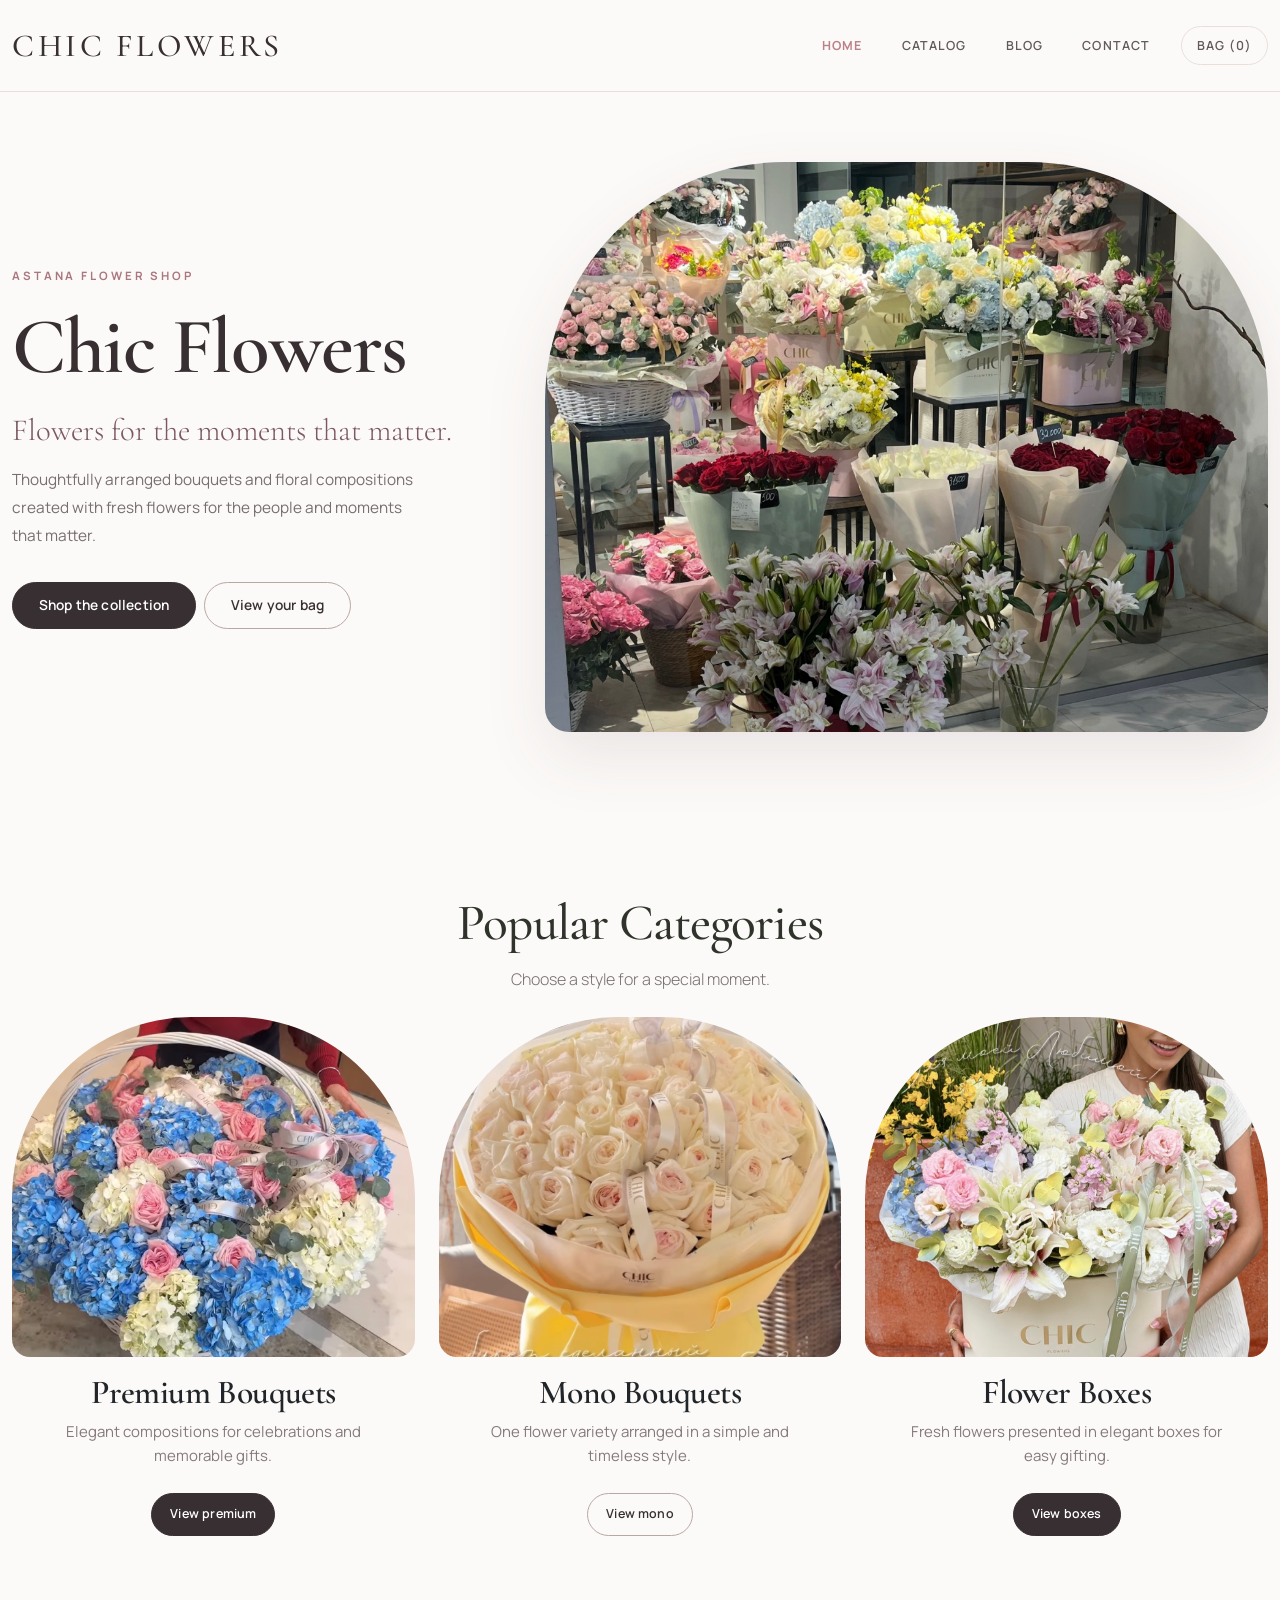
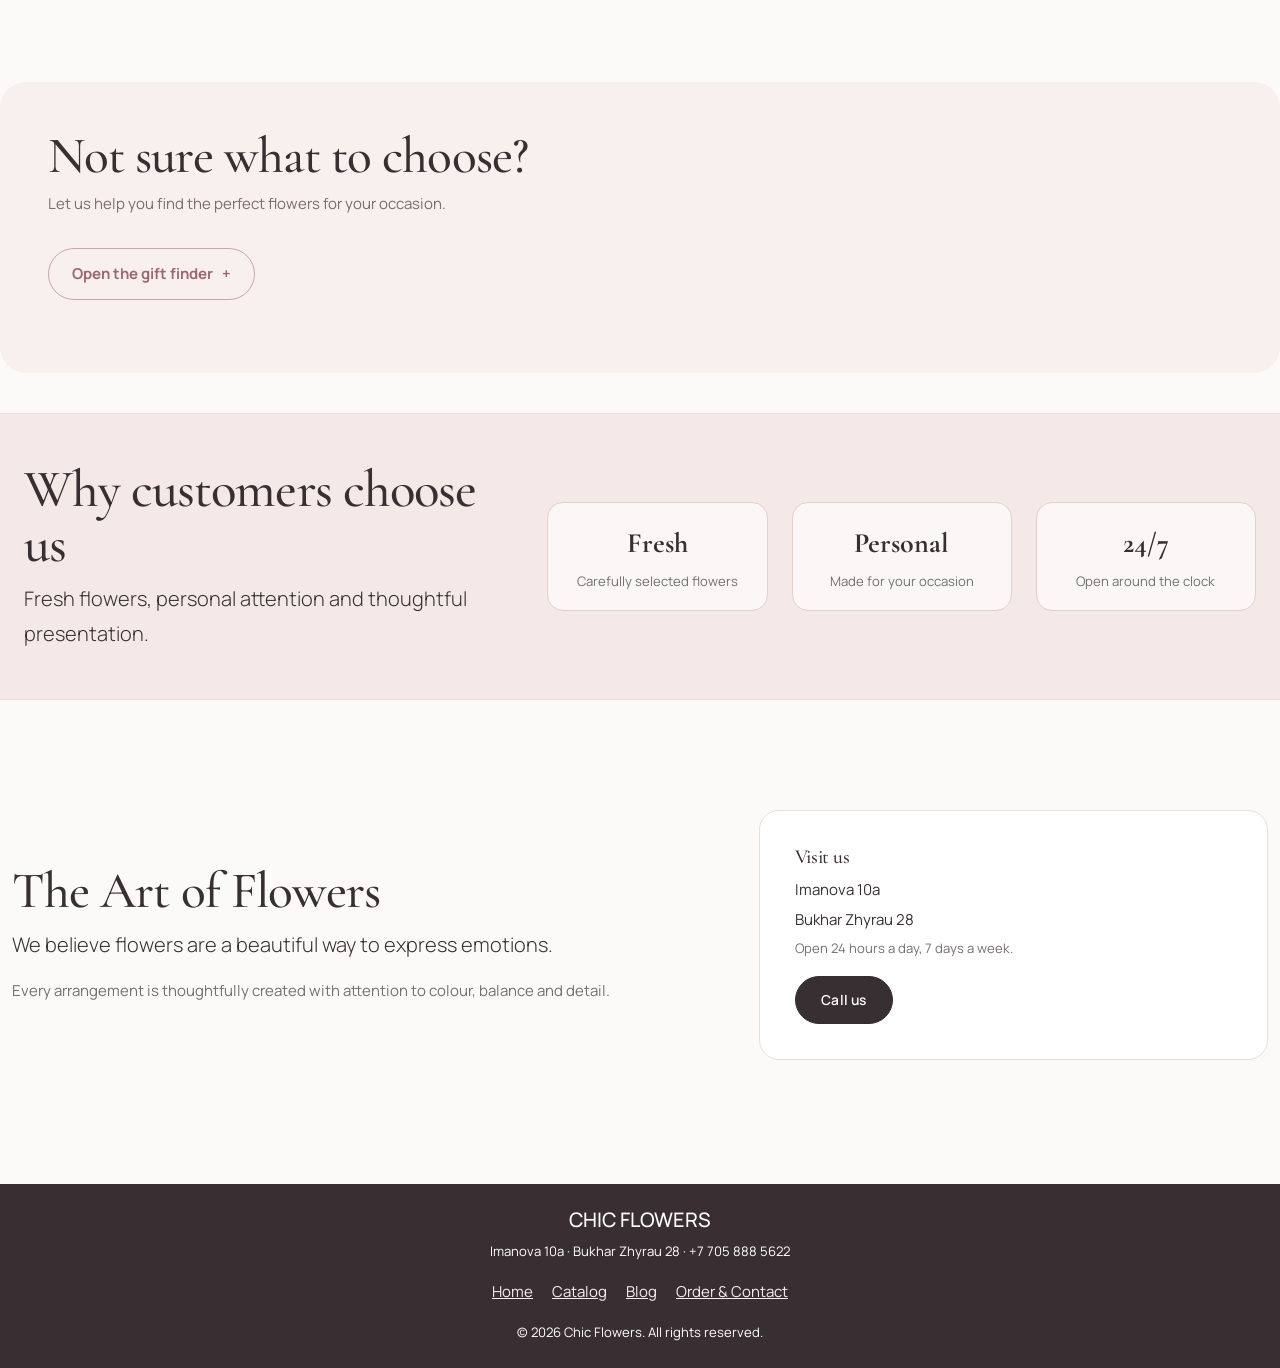
<file: index.html>
<!DOCTYPE html>
<!-- Author: Alua Kurmanbay, Gauhar Mukhametbay -->
<html lang="en">
<head>
    <meta charset="UTF-8">
    <meta name="viewport" content="width=device-width, initial-scale=1.0">
    <meta name="description" content="Chic Flowers in Astana: bouquets, flower boxes and floral arrangements.">
    <meta name="author" content="Alua Kurmanbay, Gauhar Mukhametbay">
    <title>Chic Flowers | Home</title>

    <!-- Bootstrap 5.3.3 is used for layout, utilities, navigation and components. -->
    <link href="https://cdn.jsdelivr.net/npm/bootstrap@5.3.3/dist/css/bootstrap.min.css" rel="stylesheet">
    <link rel="stylesheet" href="css/alua.css">
    <!-- jQuery 3.7.1 full build: load before our scripts; full includes the required effects. -->
    <script src="https://code.jquery.com/jquery-3.7.1.min.js" integrity="sha256-/JqT3SQfawRcv/BIHPThkBvs0OEvtFFmqPF/lYI/Cxo=" crossorigin="anonymous" defer></script>
    <script src="js/data.js" defer></script>
    <script src="js/logic.js" defer></script>
    <script src="js/main.js" defer></script>
    <script src="js/home.js" defer></script>
</head>
<body>
<header>
    <nav class="navbar navbar-expand-md bg-white border-bottom shadow-sm" aria-label="Main navigation">
        <div class="container">
            <a class="navbar-brand fw-semibold" href="index.html">CHIC FLOWERS</a>
            <button class="navbar-toggler" type="button" data-bs-toggle="collapse" data-bs-target="#mainNav"
                    aria-controls="mainNav" aria-expanded="false" aria-label="Toggle navigation">
                <span class="navbar-toggler-icon"></span>
            </button>
            <div class="collapse navbar-collapse" id="mainNav">
                <ul class="navbar-nav ms-auto align-items-md-center gap-md-2">
                    <li class="nav-item"><a class="nav-link active" aria-current="page" href="index.html">Home</a></li>
                    <li class="nav-item"><a class="nav-link" href="catalog.html">Catalog</a></li>
                    <li class="nav-item"><a class="nav-link" href="blog.html">Blog</a></li>
                    <li class="nav-item"><a class="nav-link" href="order.html">Order &amp; Contact</a></li>
                </ul>
            </div>
        </div>
    </nav>
</header>

<main>
    <!-- container is used here because the hero should have readable margins on desktop. -->
    <section class="container py-5" id="home-hero">
        <div class="row align-items-center g-4">
            <div class="col-12 col-lg-5 text-center text-lg-start">
                <p class="text-uppercase small text-secondary mb-2">Astana flower shop</p>
                <h1 class="display-3 fw-semibold">Chic Flowers</h1>
                <p class="lead">Flowers that make every moment feel special.</p>
                <p class="text-secondary">Thoughtfully arranged bouquets and floral compositions created with fresh flowers for the people and moments that matter.</p>
                <div class="d-flex flex-wrap justify-content-center justify-content-lg-start gap-2">
                    <a class="btn btn-dark btn-lg" id="explore-catalog" href="catalog.html">Explore collection</a>
                    <a class="btn btn-outline-secondary" id="start-order" href="catalog.html#basket">Your basket</a>
                </div>
            </div>
            <div class="col-12 col-lg-7">
                <img class="img-fluid rounded shadow hero-photo w-100" src="img/IMG_7379.PNG" alt="Flower arrangements displayed at Chic Flowers">
            </div>
        </div>
    </section>

    <section class="container py-5" id="categories">
        <div class="text-center mb-4">
            <h2 class="display-6 section-title">Popular Categories</h2>
            <p class="lead text-secondary">Choose a style for a special moment.</p>
        </div>
        <!-- Responsive block 1: 1 column on phone, 2 on tablet, 3 on desktop. -->
        <div class="row row-cols-1 row-cols-md-2 row-cols-lg-3 g-4">
            <div class="col">
                <article class="card h-100 shadow-sm product-card">
                    <img src="img/IMG_7380.PNG" class="card-img-top" alt="Hydrangea bouquet">
                    <div class="card-body d-flex flex-column">
                        <h3 class="h4 card-title">Premium Bouquets</h3>
                        <p class="card-text text-secondary">Elegant compositions for celebrations and memorable gifts.</p>
                        <a class="btn btn-dark mt-auto" href="catalog.html#premium">View premium</a>
                    </div>
                </article>
            </div>
            <div class="col">
                <article class="card h-100 shadow-sm product-card">
                    <img src="img/IMG_7385.PNG" class="card-img-top" alt="Large rose bouquet">
                    <div class="card-body d-flex flex-column">
                        <h3 class="h4 card-title">Mono Bouquets</h3>
                        <p class="card-text text-secondary">One flower variety arranged in a simple and timeless style.</p>
                        <a class="btn btn-outline-dark mt-auto" href="catalog.html#mono">View mono</a>
                    </div>
                </article>
            </div>
            <div class="col">
                <article class="card h-100 shadow-sm product-card">
                    <img src="img/IMG_7388.PNG" class="card-img-top" alt="Flower arrangement in a box">
                    <div class="card-body d-flex flex-column">
                        <h3 class="h4 card-title">Flower Boxes</h3>
                        <p class="card-text text-secondary">Fresh flowers presented in elegant boxes for easy gifting.</p>
                        <a class="btn btn-dark mt-auto" href="catalog.html#boxes">View boxes</a>
                    </div>
                </article>
            </div>
        </div>
    </section>

    <!-- container-fluid is used because this information band should stretch across the full viewport. -->
    <section class="container-fluid bg-white border-top border-bottom py-5">
        <div class="container">
            <div class="row g-4 align-items-center">
                <div class="col-12 col-md-5 text-center text-md-start">
                    <h2 class="h1">Why customers choose us</h2>
                    <p class="lead mb-0">Fresh flowers, personal attention and thoughtful presentation.</p>
                </div>
                <div class="col-12 col-md-7">
                    <!-- Nested row demonstrates a Bootstrap row inside a column. -->
                    <div class="row g-4 text-center">
                        <div class="col-12 col-sm-4"><div class="p-3 border rounded h-100"><strong>Fresh</strong><br><small class="text-secondary">Carefully selected flowers</small></div></div>
                        <div class="col-12 col-sm-4"><div class="p-3 border rounded h-100"><strong>Personal</strong><br><small class="text-secondary">Made for your occasion</small></div></div>
                        <div class="col-12 col-sm-4"><div class="p-3 border rounded h-100"><strong>24/7</strong><br><small class="text-secondary">Open around the clock</small></div></div>
                </div>
            </div>
        </div>
    </section>

    <section class="container py-5" id="shop-info">
        <div class="row g-4 align-items-center">
            <div class="col-12 col-md-7">
                <h2 class="display-6">The Art of Flowers</h2>
                <p class="lead">We believe flowers are a beautiful way to express emotions.</p>
                <p class="text-secondary mb-0">Every arrangement is thoughtfully created with attention to colour, balance and detail.</p>
            </div>
            <div class="col-12 col-md-5">
                <div class="brand-note bg-white p-4 shadow-sm">
                    <h3 class="h5">Visit us</h3>
                    <p class="mb-1">Imanova 10a</p>
                    <p class="mb-1">Bukhar Zhyrau 28</p>
                    <p class="small text-secondary mb-3">Open 24 hours a day, 7 days a week.</p>
                    <a class="btn btn-secondary btn-sm" href="tel:+77058885622">Call us</a>
                </div>
            </div>
        </div>
    </section>
</main>

<footer class="text-white py-4 mt-4">
    <div class="container text-center">
        <p class="h5 mb-2">CHIC FLOWERS</p>
        <p class="small mb-3">Imanova 10a · Bukhar Zhyrau 28 · +7 705 888 5622</p>
        <!-- Colophon was removed from the main navigation and kept in the footer. -->
        <nav aria-label="Footer navigation" class="mb-3">
            <a class="mx-2" href="index.html">Home</a>
            <a class="mx-2" href="catalog.html">Catalog</a>
            <a class="mx-2" href="blog.html">Blog</a>
            <a class="mx-2" href="order.html">Order &amp; Contact</a>
        </nav>
        <p class="small mb-0">&copy; 2026 Chic Flowers. All rights reserved.</p>
    </div>
</footer>


<script src="https://cdn.jsdelivr.net/npm/bootstrap@5.3.3/dist/js/bootstrap.bundle.min.js"></script>
</body>
</html>
</file>
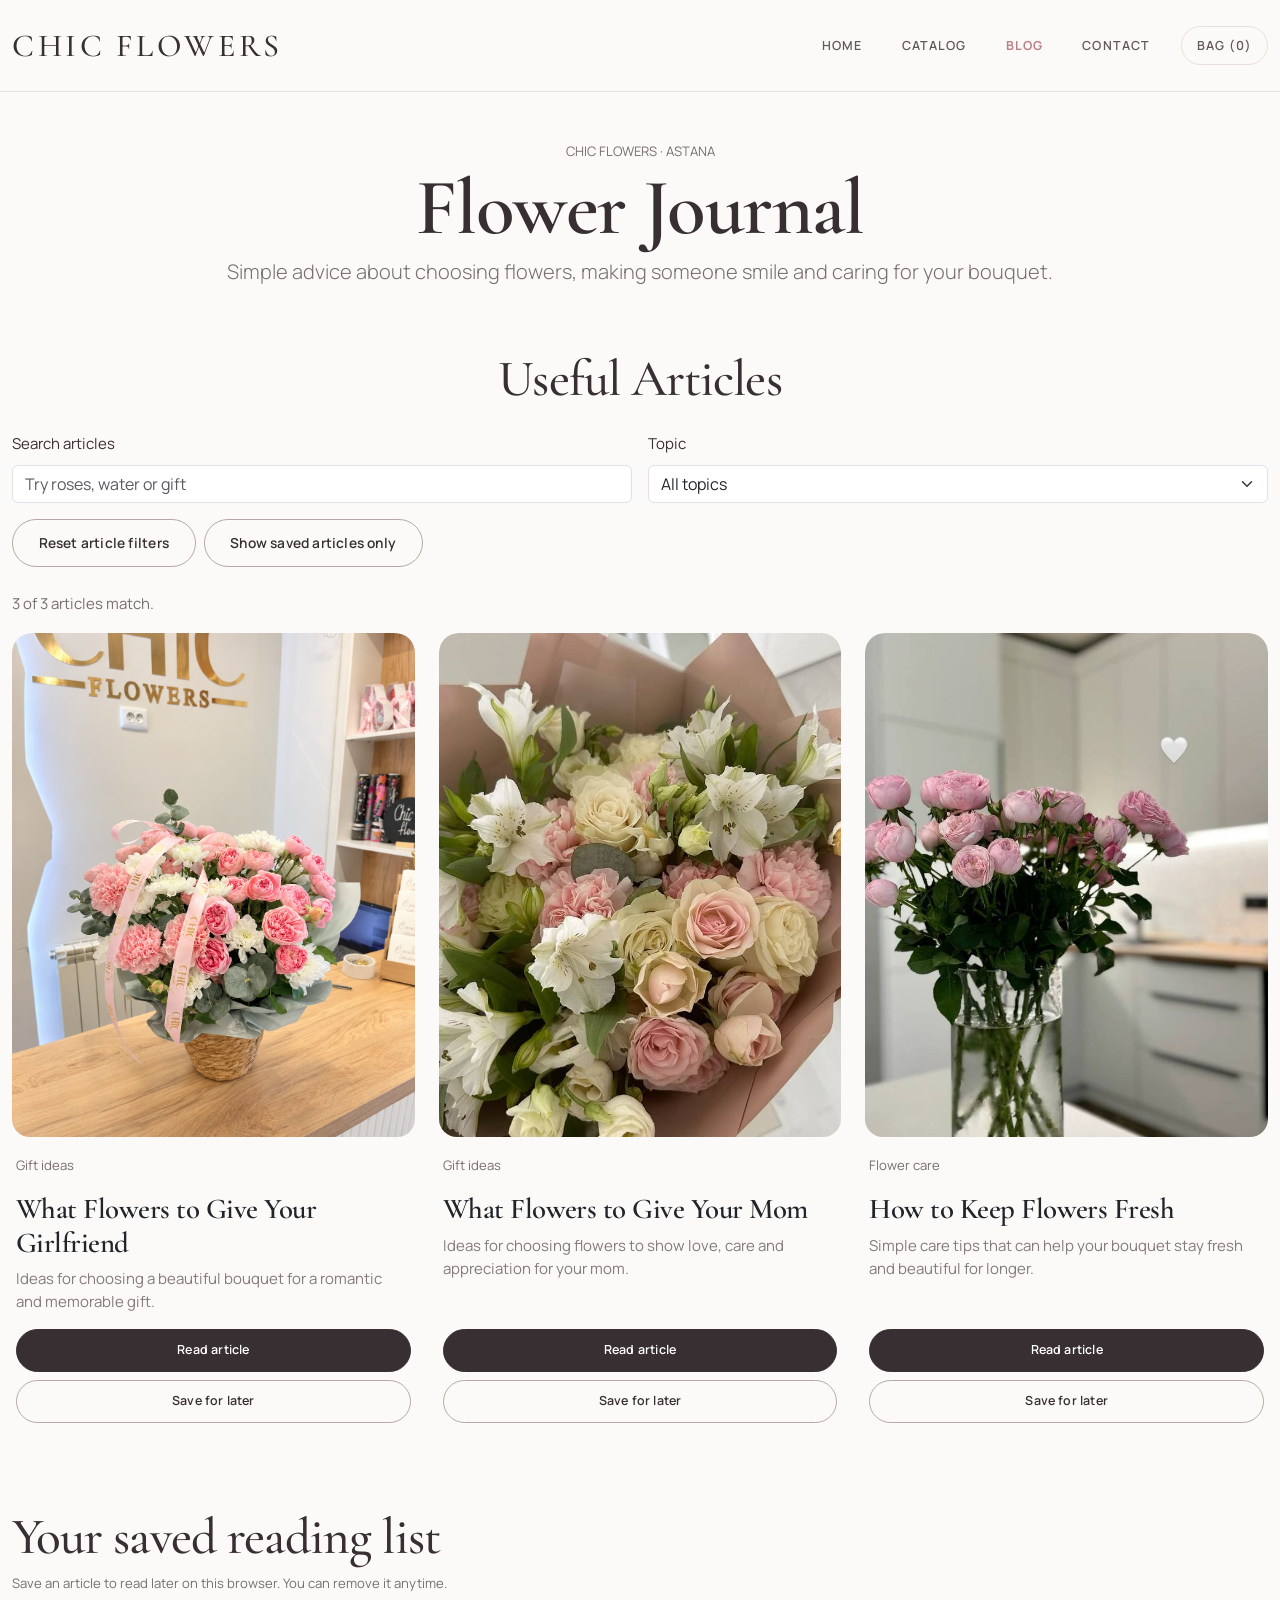
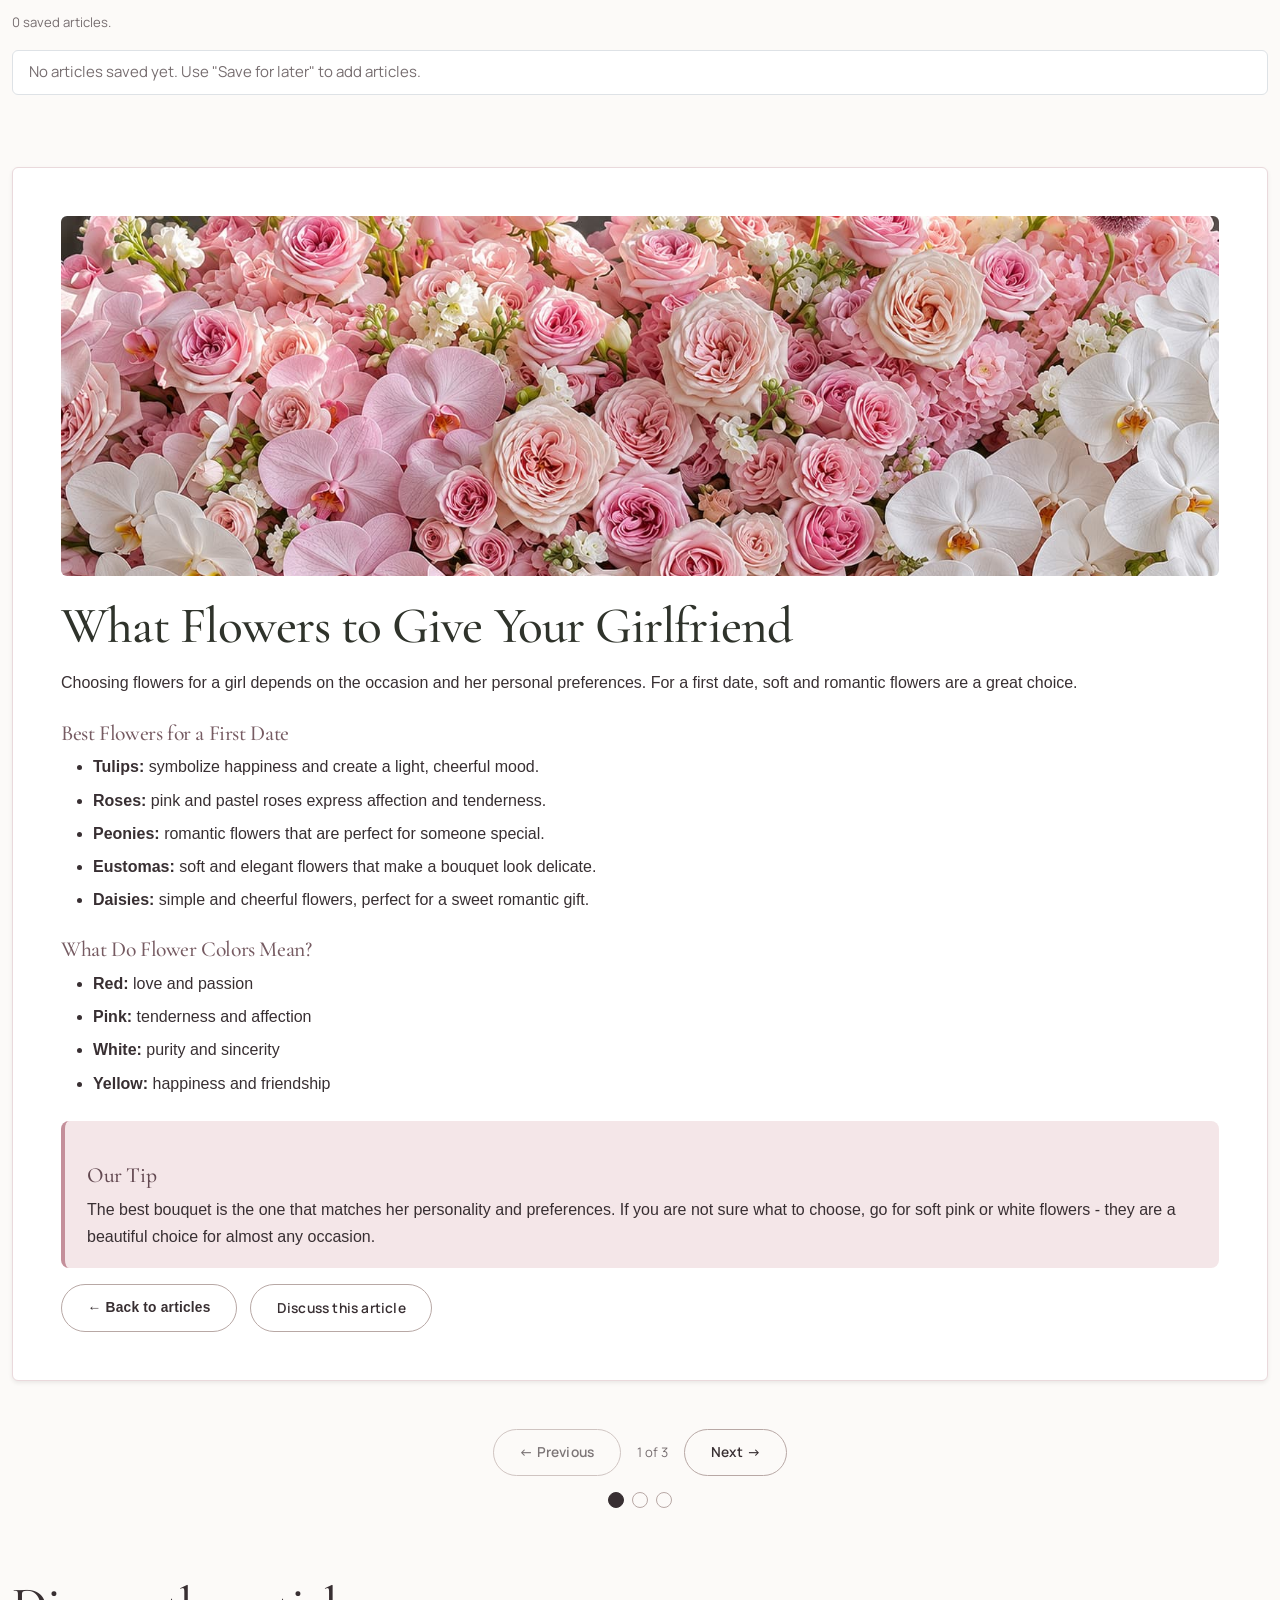
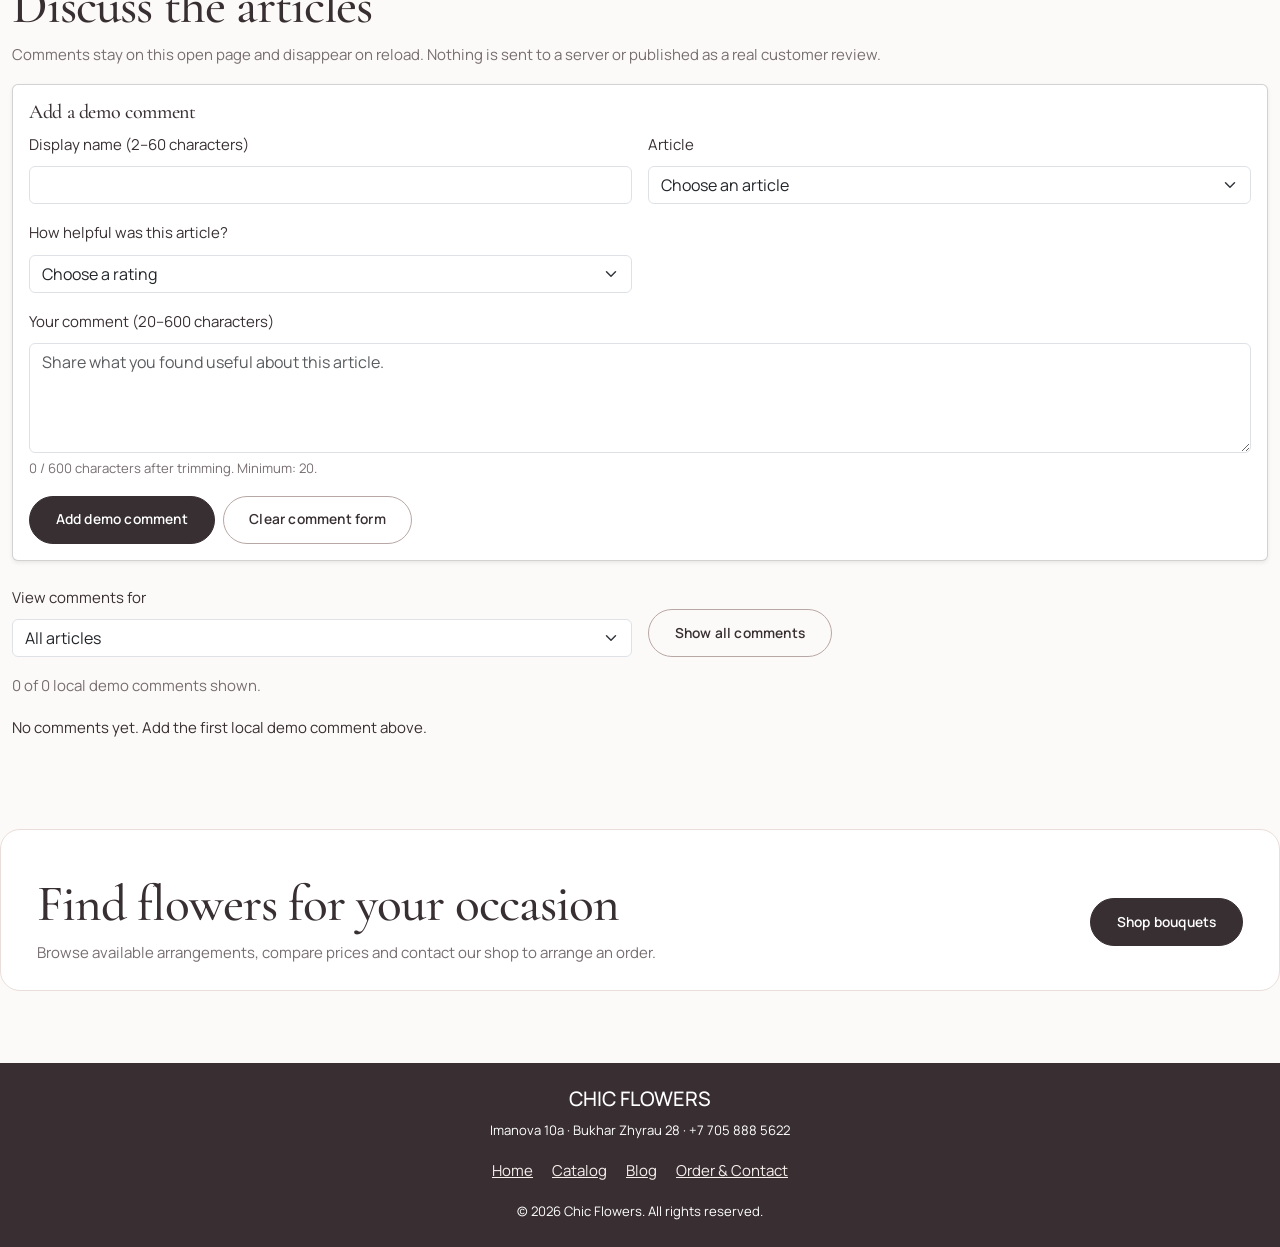
<file: blog.html>
<!DOCTYPE html>
<!-- Authors: Alua Kurmanbay and Gauhar Mukhametbay -->
<html lang="en">
<head>
    <meta charset="UTF-8">
    <meta name="viewport" content="width=device-width, initial-scale=1.0">
    <meta name="description" content="Chic Flowers flower tips, bouquet ideas and care advice.">
    <meta name="author" content="Alua Kurmanbay, Gauhar Mukhametbay">
    <title>Chic Flowers | Flower Journal</title>
    <!-- Bootstrap 5.3.3 handles responsive layout and the navigation toggler. -->
    <link rel="stylesheet" href="https://cdn.jsdelivr.net/npm/bootstrap@5.3.3/dist/css/bootstrap.min.css">
    <!-- The same visual style as index.html on every page. -->
    <link rel="stylesheet" href="css/alua.css">
    <link rel="stylesheet" href="css/gauhar.css">
    <!-- jQuery 3.7.1 full build: load before our scripts; full includes the required effects. -->
    <script src="https://code.jquery.com/jquery-3.7.1.min.js" integrity="sha256-/JqT3SQfawRcv/BIHPThkBvs0OEvtFFmqPF/lYI/Cxo=" crossorigin="anonymous" defer></script>
    <script src="js/data.js" defer></script>
    <script src="js/logic.js" defer></script>
    <script src="js/main.js" defer></script>
    <script src="js/blog.js" defer></script>
</head>
<body>
<header>
<nav aria-label="Main navigation" class="navbar navbar-expand-md bg-white border-bottom shadow-sm">
<div class="container">
<a class="navbar-brand fw-semibold" href="index.html">CHIC FLOWERS</a>
<button aria-controls="mainNav" aria-expanded="false" aria-label="Toggle navigation" class="navbar-toggler" data-bs-target="#mainNav" data-bs-toggle="collapse" type="button">
<span class="navbar-toggler-icon"></span>
</button>
<div class="collapse navbar-collapse" id="mainNav">
<ul class="navbar-nav ms-auto align-items-md-center gap-md-2">
<li class="nav-item"><a class="nav-link" href="index.html">Home</a></li>
<li class="nav-item"><a class="nav-link" href="catalog.html">Catalog</a></li>
<li class="nav-item"><a aria-current="page" class="nav-link active" href="blog.html">Blog</a></li>
<li class="nav-item"><a class="nav-link" href="order.html">Order &amp; Contact</a></li>
</ul>
</div>
</div>
</nav>
</header>
<main>
    <section class="container py-5 text-center" id="journal-intro">
        <p class="small text-uppercase text-secondary mb-2">CHIC FLOWERS · ASTANA</p>
        <h1 class="display-4 fw-semibold">Flower Journal</h1>
        <p class="lead text-secondary mx-auto">Simple advice about choosing flowers, making someone smile and caring for your bouquet.</p>
    </section>
<section class="container pb-5" id="blog-posts">
<h2 class="text-center mb-4">Useful Articles</h2>
<div class="row g-4">
<!-- Article 1 -->
<article class="col-12 col-md-6 col-lg-4">
<div class="card h-100 shadow-sm product-card journal-card">
<img alt="Flower bouquet for a romantic gift" class="card-img-top" src="img/chic-bouquet.png"/>
<div class="card-body d-flex flex-column">
<h3 class="card-title h5">
                            What Flowers to Give Your Girlfriend
                        </h3>
<p class="card-text">
                            Ideas for choosing a beautiful bouquet
                            for a romantic and memorable gift.
                        </p>
<a class="btn btn-dark mt-auto" href="#flowers-for-girlfriend">
                            Read More
                        </a>
</div>
</div>
</article>
<!-- Article 2 -->
<article class="col-12 col-md-6 col-lg-4">
<div class="card h-100 shadow-sm product-card journal-card">
<img alt="Flower bouquet as a gift for mom" class="card-img-top" src="img/5337175895774535335.jpg"/>
<div class="card-body d-flex flex-column">
<h3 class="card-title h5">
                            What Flowers to Give Your Mom
                        </h3>
<p class="card-text">
                            Ideas for choosing flowers to show
                            love, care and appreciation for your mom.
                        </p>
<a class="btn btn-dark mt-auto" href="#flowers-for-mom">
                            Read More
                        </a>
</div>
</div>
</article>
<!-- Article 3 -->
<article class="col-12 col-md-6 col-lg-4">
<div class="card h-100 shadow-sm product-card journal-card">
<img alt="Fresh flower arrangement" class="card-img-top" src="img/5337175895774535334.jpg"/>
<div class="card-body d-flex flex-column">
<h3 class="card-title h5">
                            How to Keep Flowers Fresh
                        </h3>
<p class="card-text">
                            Simple care tips that can help your
                            bouquet stay fresh and beautiful for longer.
                        </p>
<a class="btn btn-dark mt-auto" href="#flower-care">
                            Read More
                        </a>
</div>
</div>
</article>
</div>
</section>
<section class="container py-5 journal-article" id="flowers-for-girlfriend">
<div class="journal-content rounded shadow-sm p-4 p-md-5">
        <div class="journal-banner mb-4">
            <img
                src="screenshots/article-1optimized.jpg"
                alt="Romantic bouquet with pink and cream flowers"
                class="journal-banner-img rounded"
            >
        </div>

        <h2 class="mb-3">What Flowers to Give Your Girlfriend</h2>

        <p class="lead mb-4">
            Choosing flowers for a girl depends on the occasion
            and her personal preferences. For a first date,
            soft and romantic flowers are a great choice.
        </p>

        <h3 class="h5 mt-4">Best Flowers for a First Date</h3>

        <ul>
            <li><strong>Tulips:</strong> symbolize happiness and create a light, cheerful mood.</li>
            <li><strong>Roses:</strong> pink and pastel roses express affection and tenderness.</li>
            <li><strong>Peonies:</strong> romantic flowers that are perfect for someone special.</li>
            <li><strong>Eustomas:</strong> soft and elegant flowers that make a bouquet look delicate.</li>
            <li><strong>Daisies:</strong> simple and cheerful flowers, perfect for a sweet romantic gift.</li>
        </ul>

<h3 class="h5 mt-4">What Do Flower Colors Mean?</h3>
<ul>
<li><strong>Red:</strong> love and passion</li>
<li><strong>Pink:</strong> tenderness and affection</li>
<li><strong>White:</strong> purity and sincerity</li>
<li><strong>Yellow:</strong> happiness and friendship</li>
</ul>
<div class="journal-tip mt-4">
    <h3 class="h5 mb-2">Our Tip</h3>
    <p class="mb-0">
        The best bouquet is the one that matches her personality and preferences.
        If you are not sure what to choose, go for soft pink or white flowers -
        they are a beautiful choice for almost any occasion.
    </p>
</div>
<p class="pt-3 mb-0">
    <a class="btn btn-outline-dark" href="#blog-posts">
        ← Back to articles
    </a>
</p>    
</div>
</section>
<section class="container py-5 journal-article" id="flowers-for-mom">
    <div class="journal-content rounded shadow-sm p-4 p-md-5">

        <div class="journal-banner mb-4">
            <img
                src="screenshots/article-2optimized.jpg"
                alt="Elegant bouquet of flowers for mom"
                class="journal-banner-img rounded"
            >
        </div><h2>What Flowers to Give Your Mom</h2>
<p>
        Flowers are a beautiful way to show your mom love, gratitude,
        and care. When choosing a bouquet, think about her favorite
        colors, flowers, and personality.
    </p>
<h3 class="h5 mt-4">Best Flowers for Mom</h3>
<ul>
<li><strong>Roses:</strong> symbolize love and respect.</li>
<li><strong>Peonies:</strong> represent happiness, warmth, and comfort.</li>
<li><strong>Tulips:</strong> a fresh and cheerful choice, especially in spring.</li>
<li><strong>Chrysanthemums:</strong> symbolize happiness and long life.</li>
<li><strong>Orchids:</strong> elegant flowers for moms who love something special.</li>
</ul>
<h3 class="h5 mt-4">Choose by Season</h3>
<ul>
<li><strong>Spring:</strong> tulips and hyacinths.</li>
<li><strong>Summer:</strong> peonies and daisies.</li>
<li><strong>Autumn:</strong> chrysanthemums and asters.</li>
<li><strong>Winter:</strong> roses, orchids, and eustomas.</li>
</ul>

<div class="journal-tip mt-4">
    <h3 class="h5 mb-2">Our Tip</h3>

    <p>
        Choose flowers that match your mom's personality.
        Bright colors are great for energetic moms, while
        soft pastel colors are perfect for calm and romantic personalities.
    </p>

    <p class="mb-0">
        If your mom is sensitive to strong scents, avoid highly
        fragrant flowers such as lilies. Add a small card with
        warm words to make your gift more personal.
    </p>
</div>
<p class="pt-3 mb-0">
<a class="btn btn-outline-dark" href="#blog-posts">
    ← Back to articles
</a>
</p>
</div>
</section>
<section class="container py-5 journal-article" id="flower-care">
    <div class="journal-content rounded shadow-sm p-4 p-md-5">

        <div class="journal-banner mb-4">
            <img
                src="screenshots/article-3optimized.jpg"
                alt="Fresh flowers in a vase"
                class="journal-banner-img rounded"
            >
        </div>
        <h2>How to Keep Flowers Fresh</h2>
<p>
        Fresh flowers can stay beautiful longer with proper care.
        Follow these simple tips to keep your bouquet fresh.
    </p>
<h3 class="h5 mt-4">Simple Flower Care Tips</h3>
<ol>
<li>
<strong>Use clean water:</strong>
            Fill a clean vase with fresh, cool water.
        </li>
<li>
<strong>Trim the stems:</strong>
            Cut about 1–2 cm from the stems at an angle before
            placing the flowers in water.
        </li>
<li>
<strong>Change the water:</strong>
            Replace the water every 1–2 days to keep it fresh and clean.
        </li>
<li>
<strong>Remove extra leaves:</strong>
            Remove any leaves that are below the water level.
            This helps keep the water clean.
        </li>
<li>
<strong>Keep flowers in a cool place:</strong>
            Avoid direct sunlight, heaters, and other hot places.
        </li>
</ol>
<div class="journal-tip mt-4">
    <h3 class="h5 mb-2">Our Tip</h3>
<p class="mb-0">
    Keep your bouquet away from direct sunlight and heat.
    Change the water regularly and trim the stems every few days.
    This will help your flowers stay fresh and beautiful for longer.
</p>
</div>
<p class="pt-3 mb-0">
<a class="btn btn-outline-dark" href="#blog-posts">
    ← Back to articles
</a>
</p></div></section>
    <section class="container py-5" id="journal-next">
        <div class="row g-4 align-items-center brand-note bg-white shadow-sm p-4">
            <div class="col-12 col-md-8">
                <h2 class="h3">Find flowers for your occasion</h2>
                <p class="text-secondary mb-0">Browse available arrangements, compare prices and contact our shop to arrange an order.</p>
            </div>
            <div class="col-12 col-md-4 text-md-end">
                <a class="btn btn-dark" href="catalog.html">Shop bouquets</a>
            </div>
        </div>
    </section>
</main>
<footer class="text-white py-4 mt-4">
<div class="container text-center">
<p class="h5 mb-2">CHIC FLOWERS</p>
<p class="small mb-3">Imanova 10a · Bukhar Zhyrau 28 · +7 705 888 5622</p>
<!-- Colophon was removed from the main navigation and kept in the footer. -->
<nav aria-label="Footer navigation" class="mb-3">
<a class="mx-2" href="index.html">Home</a>
<a class="mx-2" href="catalog.html">Catalog</a>
<a class="mx-2" href="blog.html">Blog</a>
<a class="mx-2" href="order.html">Order &amp; Contact</a>
</nav>
<p class="small mb-0">© 2026 Chic Flowers. All rights reserved.</p>
</div>
</footer>
<script src="https://cdn.jsdelivr.net/npm/bootstrap@5.3.3/dist/js/bootstrap.bundle.min.js"></script>
</body>
</html>
</file>
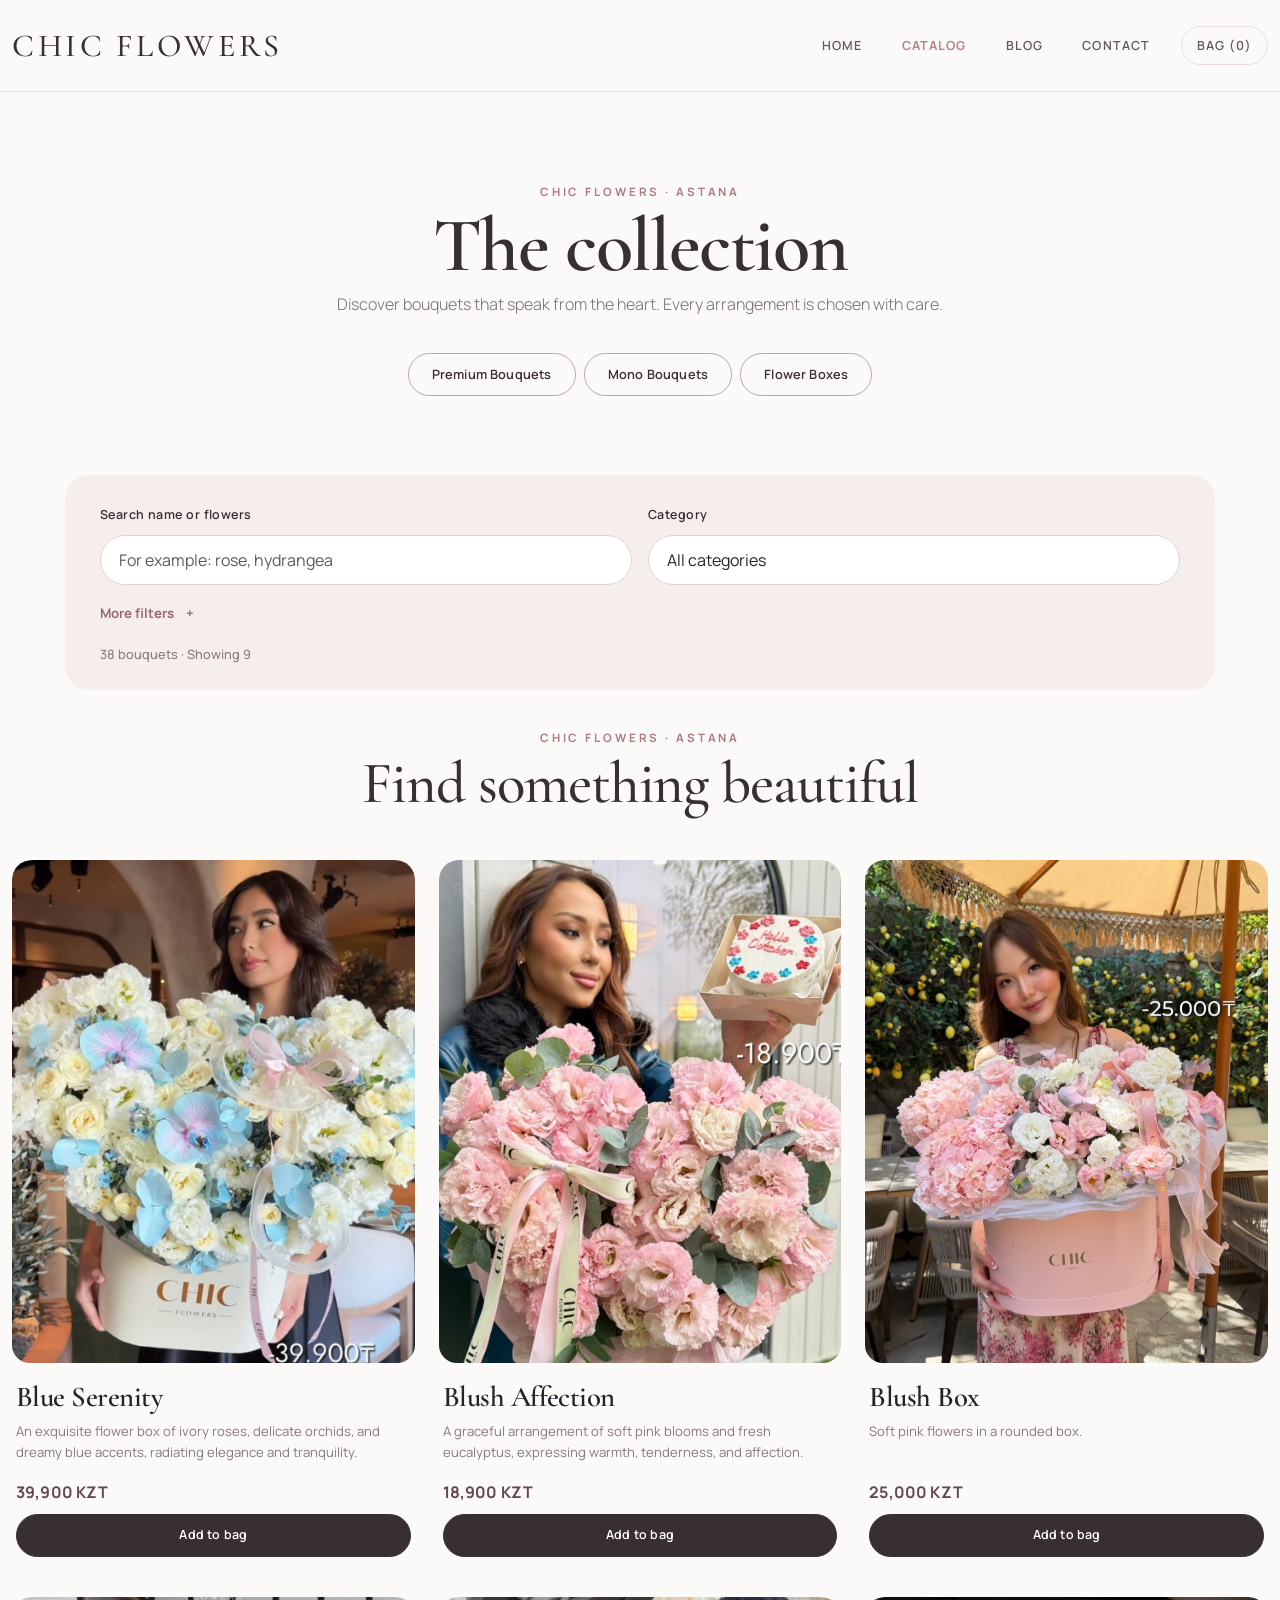
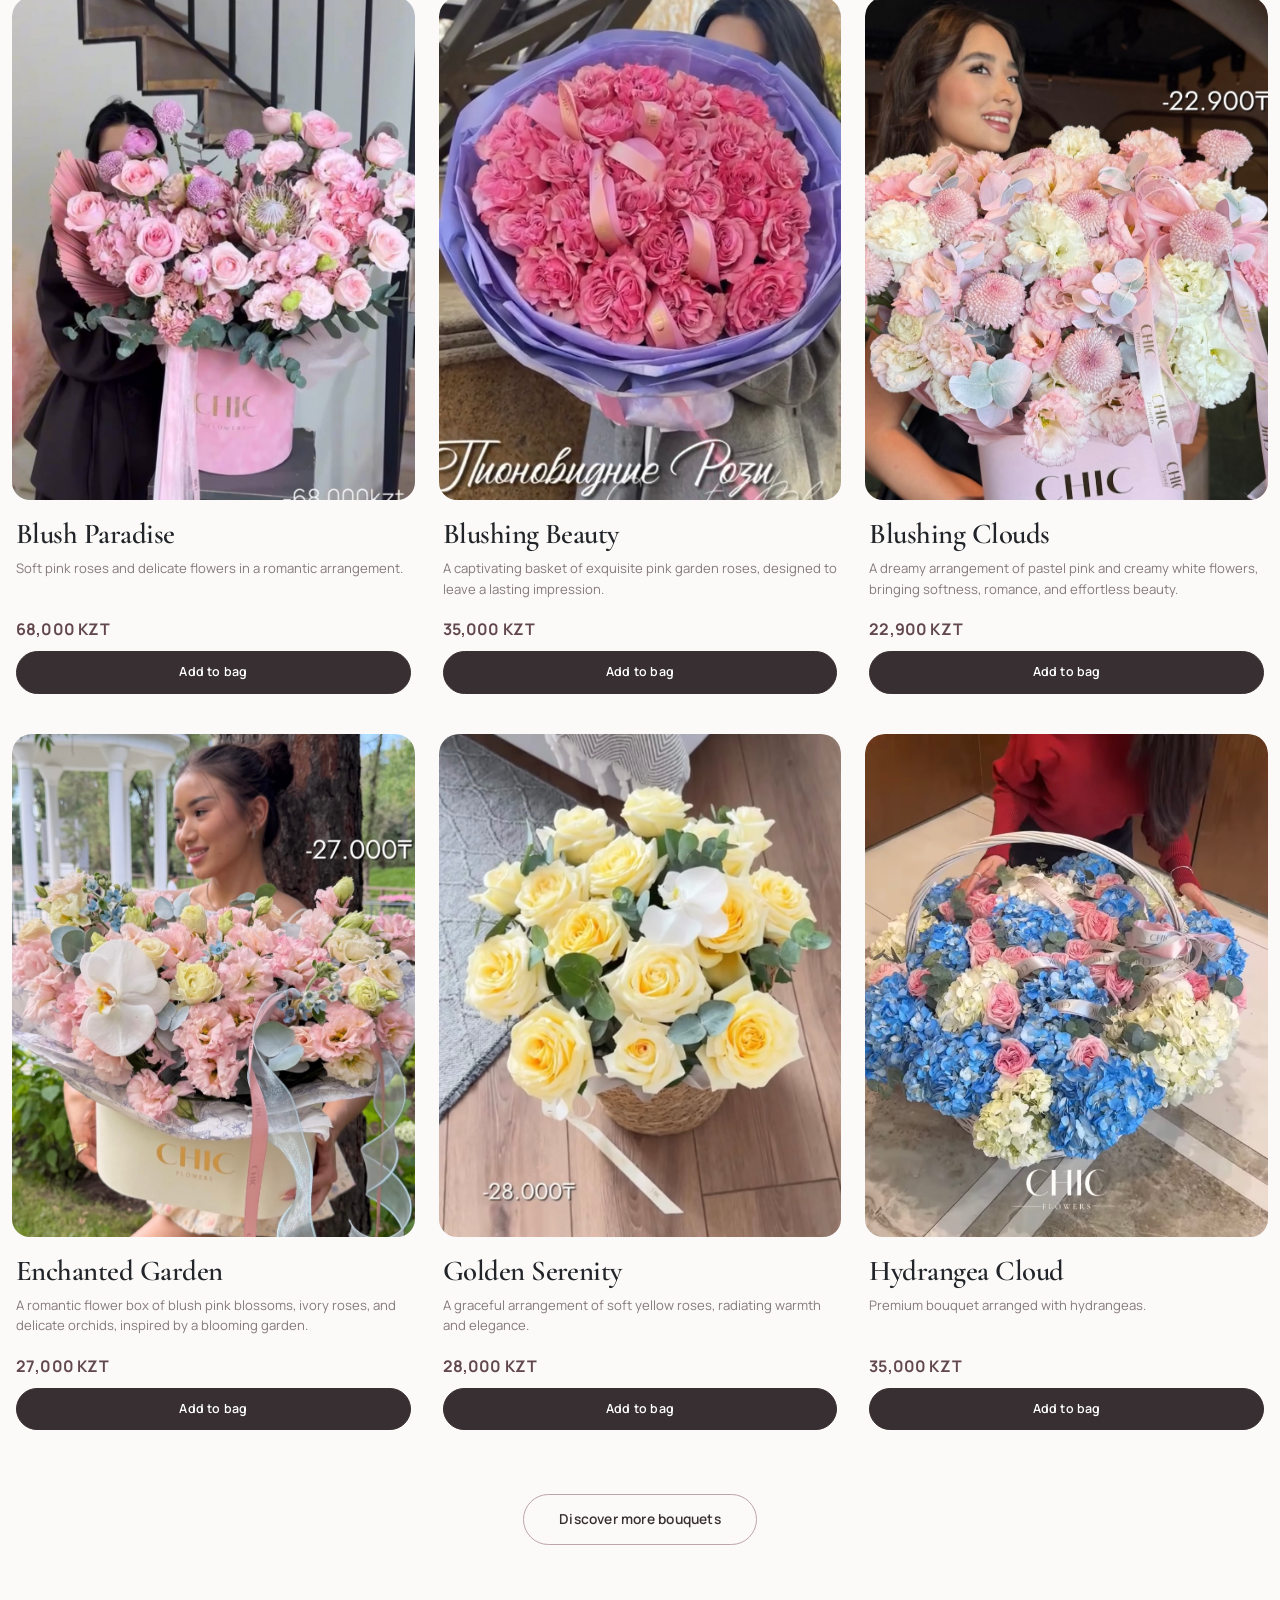
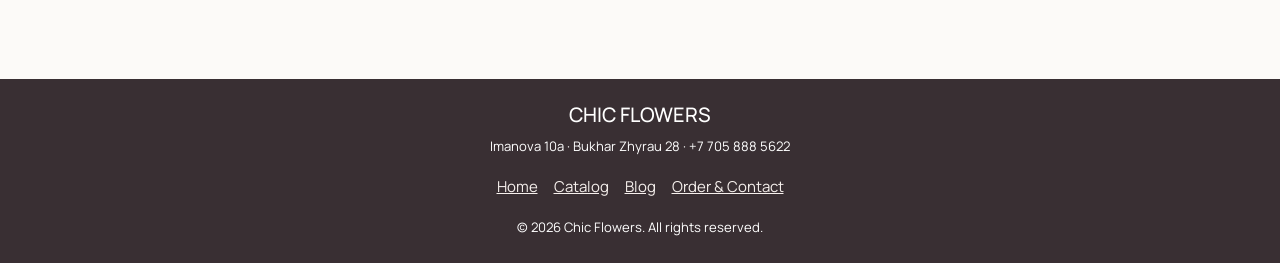
<file: catalog.html>
<!DOCTYPE html>
<!-- Author: Alua Kurmanbay, Gauhar Mukhametbay -->
<html lang="en">
<head>
    <meta charset="UTF-8">
    <meta name="viewport" content="width=device-width, initial-scale=1.0">
    <meta name="description" content="Explore the Chic Flowers catalog of premium bouquets, mono bouquets and flower boxes in Astana.">
    <meta name="author" content="Alua Kurmanbay, Gauhar Mukhametbay">
    <title>Chic Flowers | Catalog</title>

    <!-- Bootstrap 5.3.3 is used for layout, utilities, navigation and components. -->
    <link href="https://cdn.jsdelivr.net/npm/bootstrap@5.3.3/dist/css/bootstrap.min.css" rel="stylesheet">
    <link rel="stylesheet" href="css/alua.css">
    <!-- jQuery 3.7.1 full build: load before our scripts; full includes the required effects. -->
    <script src="https://code.jquery.com/jquery-3.7.1.min.js" integrity="sha256-/JqT3SQfawRcv/BIHPThkBvs0OEvtFFmqPF/lYI/Cxo=" crossorigin="anonymous" defer></script>
    <script src="js/data.js" defer></script>
    <script src="js/logic.js" defer></script>
    <script src="js/main.js" defer></script>
    <script src="js/catalog.js" defer></script>
</head>

<body>
<header>
    <nav class="navbar navbar-expand-md bg-white border-bottom shadow-sm" aria-label="Main navigation">
        <div class="container">
            <a class="navbar-brand fw-semibold" href="index.html">CHIC FLOWERS</a>
            <button class="navbar-toggler" type="button" data-bs-toggle="collapse" data-bs-target="#mainNav"
                    aria-controls="mainNav" aria-expanded="false" aria-label="Toggle navigation">
                <span class="navbar-toggler-icon"></span>
            </button>
            <div class="collapse navbar-collapse" id="mainNav">
                <ul class="navbar-nav ms-auto align-items-md-center gap-md-2">
                    <li class="nav-item"><a class="nav-link" href="index.html">Home</a></li>
                    <li class="nav-item"><a class="nav-link active" aria-current="page" href="catalog.html">Catalog</a></li>
                    <li class="nav-item"><a class="nav-link" href="blog.html">Blog</a></li>
                    <li class="nav-item"><a class="nav-link" href="order.html">Order &amp; Contact</a></li>
                </ul>
            </div>
        </div>
    </nav>
</header>

<main>
    <section class="container py-5 text-center" id="catalog-intro">
        <p class="small text-uppercase text-secondary mb-2">CHIC FLOWERS · ASTANA</p>
        <h1 class="display-4 fw-semibold">Flower Catalog</h1>
        <p class="lead text-secondary mx-auto">Explore real bouquet styles and prices. Choose the flowers you love and continue to our order form.</p>
        <div class="d-flex flex-wrap justify-content-center gap-2 my-4">
            <a class="btn btn-dark" href="#premium">Premium Bouquets</a>
            <a class="btn btn-outline-dark" href="#mono">Mono Bouquets</a>
            <a class="btn btn-outline-dark" href="#boxes">Flower Boxes</a>
            <a class="btn btn-outline-secondary" href="#basket">Your basket</a>
        </div>
        <p class="small text-secondary mb-0">Select bouquets to see a basket summary and total below. The basket is a local selection. Confirm orders and payment directly with Chic Flowers.</p>
    </section>
    <section class="container py-5" id="premium">
        <div class="d-flex flex-wrap gap-2 justify-content-between align-items-center mb-4">
            <h2 class="display-6 mb-0">Premium Bouquets</h2>
            <span class="badge text-bg-dark">13 arrangements</span>
        </div>
        <div class="row row-cols-1 row-cols-md-2 row-cols-lg-3 g-4">
            <div class="col">
                <article class="card h-100 shadow-sm product-card" id="product-premium-hydrangea-cloud">
                    <img src="img/IMG_7380.PNG" class="card-img-top" alt="Hydrangea Cloud flower arrangement" loading="lazy" width="700" height="760">
                    <div class="card-body d-flex flex-column">
                        <h3 class="h5 card-title">Hydrangea Cloud</h3>
                        <p class="card-text text-secondary small">Premium bouquet arranged with hydrangeas.</p>
                        <p class="fw-bold mt-auto mb-3">35 000 ₸</p>
                        <div class="d-flex flex-wrap gap-2">
                            <input class="btn-check product-pick" type="checkbox" id="pick-premium-hydrangea-cloud" name="bouquet" value="Hydrangea Cloud" form="basket-form" autocomplete="off">
                            <label class="btn btn-outline-dark btn-sm" for="pick-premium-hydrangea-cloud">Add to basket</label>
                            <a class="btn btn-dark btn-sm" href="order.html#order-form">Order now</a>
                        </div>
                    </div>
                </article>
            </div>
            <div class="col">
                <article class="card h-100 shadow-sm product-card" id="product-premium-velvet-whisper">
                    <img src="img/IMG_7381.PNG" class="card-img-top" alt="Velvet Whisper flower arrangement" loading="lazy" width="700" height="760">
                    <div class="card-body d-flex flex-column">
                        <h3 class="h5 card-title">Velvet Whisper</h3>
                        <p class="card-text text-secondary small">Delicate floral arrangement in soft blue and pink tones.</p>
                        <p class="fw-bold mt-auto mb-3">40 000 ₸</p>
                        <div class="d-flex flex-wrap gap-2">
                            <input class="btn-check product-pick" type="checkbox" id="pick-premium-velvet-whisper" name="bouquet" value="Velvet Whisper" form="basket-form" autocomplete="off">
                            <label class="btn btn-outline-dark btn-sm" for="pick-premium-velvet-whisper">Add to basket</label>
                            <a class="btn btn-dark btn-sm" href="order.html#order-form">Order now</a>
                        </div>
                    </div>
                </article>
            </div>
            <div class="col">
                <article class="card h-100 shadow-sm product-card" id="product-premium-the-signature">
                    <img src="img/IMG_7382.PNG" class="card-img-top" alt="The Signature flower arrangement" loading="lazy" width="700" height="760">
                    <div class="card-body d-flex flex-column">
                        <h3 class="h5 card-title">The Signature</h3>
                        <p class="card-text text-secondary small">Exclusive premium floral composition.</p>
                        <p class="fw-bold mt-auto mb-3">55 000 ₸</p>
                        <div class="d-flex flex-wrap gap-2">
                            <input class="btn-check product-pick" type="checkbox" id="pick-premium-the-signature" name="bouquet" value="The Signature" form="basket-form" autocomplete="off">
                            <label class="btn btn-outline-dark btn-sm" for="pick-premium-the-signature">Add to basket</label>
                            <a class="btn btn-dark btn-sm" href="order.html#order-form">Order now</a>
                        </div>
                    </div>
                </article>
            </div>
            <div class="col">
                <article class="card h-100 shadow-sm product-card" id="product-premium-pink-symphony">
                    <img src="img/5382357388360359881.jpg" class="card-img-top" alt="Pink Symphony flower arrangement" loading="lazy" width="700" height="760">
                    <div class="card-body d-flex flex-column">
                        <h3 class="h5 card-title">Pink Symphony</h3>
                        <p class="card-text text-secondary small">A luxurious bouquet of soft pink roses for special moments.</p>
                        <p class="fw-bold mt-auto mb-3">64 000 ₸</p>
                        <div class="d-flex flex-wrap gap-2">
                            <input class="btn-check product-pick" type="checkbox" id="pick-premium-pink-symphony" name="bouquet" value="Pink Symphony" form="basket-form" autocomplete="off">
                            <label class="btn btn-outline-dark btn-sm" for="pick-premium-pink-symphony">Add to basket</label>
                            <a class="btn btn-dark btn-sm" href="order.html#order-form">Order now</a>
                        </div>
                    </div>
                </article>
            </div>
            <div class="col">
                <article class="card h-100 shadow-sm product-card" id="product-premium-blush-paradise">
                    <img src="img/5382357388360359893.jpg" class="card-img-top" alt="Blush Paradise flower arrangement" loading="lazy" width="700" height="760">
                    <div class="card-body d-flex flex-column">
                        <h3 class="h5 card-title">Blush Paradise</h3>
                        <p class="card-text text-secondary small">Soft pink roses and delicate flowers in a romantic arrangement.</p>
                        <p class="fw-bold mt-auto mb-3">68 000 ₸</p>
                        <div class="d-flex flex-wrap gap-2">
                            <input class="btn-check product-pick" type="checkbox" id="pick-premium-blush-paradise" name="bouquet" value="Blush Paradise" form="basket-form" autocomplete="off">
                            <label class="btn btn-outline-dark btn-sm" for="pick-premium-blush-paradise">Add to basket</label>
                            <a class="btn btn-dark btn-sm" href="order.html#order-form">Order now</a>
                        </div>
                    </div>
                </article>
            </div>
            <div class="col">
                <article class="card h-100 shadow-sm product-card" id="product-premium-pastel-dreams">
                    <img src="img/5382357388360359892.jpg" class="card-img-top" alt="Pastel Dreams flower arrangement" loading="lazy" width="700" height="760">
                    <div class="card-body d-flex flex-column">
                        <h3 class="h5 card-title">Pastel Dreams</h3>
                        <p class="card-text text-secondary small">Beautiful blue and pink hydrangeas with elegant roses.</p>
                        <p class="fw-bold mt-auto mb-3">74 000 ₸</p>
                        <div class="d-flex flex-wrap gap-2">
                            <input class="btn-check product-pick" type="checkbox" id="pick-premium-pastel-dreams" name="bouquet" value="Pastel Dreams" form="basket-form" autocomplete="off">
                            <label class="btn btn-outline-dark btn-sm" for="pick-premium-pastel-dreams">Add to basket</label>
                            <a class="btn btn-dark btn-sm" href="order.html#order-form">Order now</a>
                        </div>
                    </div>
                </article>
            </div>
            <div class="col">
                <article class="card h-100 shadow-sm product-card" id="product-premium-sweet-elegance">
                    <img src="img/5382357388360359891.jpg" class="card-img-top" alt="Sweet Elegance flower arrangement" loading="lazy" width="700" height="760">
                    <div class="card-body d-flex flex-column">
                        <h3 class="h5 card-title">Sweet Elegance</h3>
                        <p class="card-text text-secondary small">A lovely mix of pink roses and pastel flowers.</p>
                        <p class="fw-bold mt-auto mb-3">85 000 ₸</p>
                        <div class="d-flex flex-wrap gap-2">
                            <input class="btn-check product-pick" type="checkbox" id="pick-premium-sweet-elegance" name="bouquet" value="Sweet Elegance" form="basket-form" autocomplete="off">
                            <label class="btn btn-outline-dark btn-sm" for="pick-premium-sweet-elegance">Add to basket</label>
                            <a class="btn btn-dark btn-sm" href="order.html#order-form">Order now</a>
                        </div>
                    </div>
                </article>
            </div>
            <div class="col">
                <article class="card h-100 shadow-sm product-card" id="product-premium-royal-garden">
                    <img src="img/5382357388360359889.jpg" class="card-img-top" alt="Royal Garden flower arrangement" loading="lazy" width="700" height="760">
                    <div class="card-body d-flex flex-column">
                        <h3 class="h5 card-title">Royal Garden</h3>
                        <p class="card-text text-secondary small">A luxurious basket of colorful hydrangeas and delicate roses.</p>
                        <p class="fw-bold mt-auto mb-3">170 000 ₸</p>
                        <div class="d-flex flex-wrap gap-2">
                            <input class="btn-check product-pick" type="checkbox" id="pick-premium-royal-garden" name="bouquet" value="Royal Garden" form="basket-form" autocomplete="off">
                            <label class="btn btn-outline-dark btn-sm" for="pick-premium-royal-garden">Add to basket</label>
                            <a class="btn btn-dark btn-sm" href="order.html#order-form">Order now</a>
                        </div>
                    </div>
                </article>
            </div>
            <div class="col">
                <article class="card h-100 shadow-sm product-card" id="product-premium-lavender-bliss">
                    <img src="img/5382357388360359888.jpg" class="card-img-top" alt="Lavender Bliss flower arrangement" loading="lazy" width="700" height="760">
                    <div class="card-body d-flex flex-column">
                        <h3 class="h5 card-title">Lavender Bliss</h3>
                        <p class="card-text text-secondary small">Pastel hydrangeas and soft roses in a dreamy arrangement.</p>
                        <p class="fw-bold mt-auto mb-3">74 000 ₸</p>
                        <div class="d-flex flex-wrap gap-2">
                            <input class="btn-check product-pick" type="checkbox" id="pick-premium-lavender-bliss" name="bouquet" value="Lavender Bliss" form="basket-form" autocomplete="off">
                            <label class="btn btn-outline-dark btn-sm" for="pick-premium-lavender-bliss">Add to basket</label>
                            <a class="btn btn-dark btn-sm" href="order.html#order-form">Order now</a>
                        </div>
                    </div>
                </article>
            </div>
            <div class="col">
                <article class="card h-100 shadow-sm product-card" id="product-premium-pink-blossom">
                    <img src="img/5382357388360359928.jpg" class="card-img-top" alt="Pink Blossom flower arrangement" loading="lazy" width="700" height="760">
                    <div class="card-body d-flex flex-column">
                        <h3 class="h5 card-title">Pink Blossom</h3>
                        <p class="card-text text-secondary small">A beautiful mix of pink roses, white hydrangeas, and elegant calla lilies.</p>
                        <p class="fw-bold mt-auto mb-3">150 000 ₸</p>
                        <div class="d-flex flex-wrap gap-2">
                            <input class="btn-check product-pick" type="checkbox" id="pick-premium-pink-blossom" name="bouquet" value="Pink Blossom" form="basket-form" autocomplete="off">
                            <label class="btn btn-outline-dark btn-sm" for="pick-premium-pink-blossom">Add to basket</label>
                            <a class="btn btn-dark btn-sm" href="order.html#order-form">Order now</a>
                        </div>
                    </div>
                </article>
            </div>
            <div class="col">
                <article class="card h-100 shadow-sm product-card" id="product-premium-rose-romance">
                    <img src="img/5382357388360359927.jpg" class="card-img-top" alt="Rose Romance flower arrangement" loading="lazy" width="700" height="760">
                    <div class="card-body d-flex flex-column">
                        <h3 class="h5 card-title">Rose Romance</h3>
                        <p class="card-text text-secondary small">A romantic basket of soft pink and creamy white roses.</p>
                        <p class="fw-bold mt-auto mb-3">62 000 ₸</p>
                        <div class="d-flex flex-wrap gap-2">
                            <input class="btn-check product-pick" type="checkbox" id="pick-premium-rose-romance" name="bouquet" value="Rose Romance" form="basket-form" autocomplete="off">
                            <label class="btn btn-outline-dark btn-sm" for="pick-premium-rose-romance">Add to basket</label>
                            <a class="btn btn-dark btn-sm" href="order.html#order-form">Order now</a>
                        </div>
                    </div>
                </article>
            </div>
            <div class="col">
                <article class="card h-100 shadow-sm product-card" id="product-premium-pastel-heaven">
                    <img src="img/5382357388360359926.jpg" class="card-img-top" alt="Pastel Heaven flower arrangement" loading="lazy" width="700" height="760">
                    <div class="card-body d-flex flex-column">
                        <h3 class="h5 card-title">Pastel Heaven</h3>
                        <p class="card-text text-secondary small">A luxurious arrangement of pink, blue, and white hydrangeas.</p>
                        <p class="fw-bold mt-auto mb-3">150 000 ₸</p>
                        <div class="d-flex flex-wrap gap-2">
                            <input class="btn-check product-pick" type="checkbox" id="pick-premium-pastel-heaven" name="bouquet" value="Pastel Heaven" form="basket-form" autocomplete="off">
                            <label class="btn btn-outline-dark btn-sm" for="pick-premium-pastel-heaven">Add to basket</label>
                            <a class="btn btn-dark btn-sm" href="order.html#order-form">Order now</a>
                        </div>
                    </div>
                </article>
            </div>
            <!-- <div class="col">
                <article class="card h-100 shadow-sm product-card" id="product-premium-sweet-harmony">
                    <img src="img/premium-img-10.jpg" class="card-img-top" alt="Sweet Harmony flower arrangement" loading="lazy" width="700" height="760">
                    <div class="card-body d-flex flex-column">
                        <h3 class="h5 card-title">Sweet Harmony</h3>
                        <p class="card-text text-secondary small">A dreamy basket of pink hydrangeas, creamy roses, and delicate white orchids.</p>
                        <p class="fw-bold mt-auto mb-3">82 000 ₸</p>
                        <div class="d-flex flex-wrap gap-2">
                            <input class="btn-check product-pick" type="checkbox" id="pick-premium-sweet-harmony" name="bouquet" value="Sweet Harmony" form="basket-form" autocomplete="off">
                            <label class="btn btn-outline-dark btn-sm" for="pick-premium-sweet-harmony">Add to basket</label>
                            <a class="btn btn-dark btn-sm" href="order.html#order-form">Order now</a>
                        </div>
                    </div>
                </article>
            </div> -->
        </div>
    </section>
    <section class="container py-5" id="mono">
        <div class="d-flex flex-wrap gap-2 justify-content-between align-items-center mb-4">
            <h2 class="display-6 mb-0">Mono Bouquets</h2>
            <span class="badge text-bg-dark">13 arrangements</span>
        </div>
        <div class="row row-cols-1 row-cols-md-2 row-cols-lg-3 g-4">
            <div class="col">
                <article class="card h-100 shadow-sm product-card" id="product-mono-rose-elegance">
                    <img src="img/IMG_7385.PNG" class="card-img-top" alt="Rose Elegance flower arrangement" loading="lazy" width="700" height="760">
                    <div class="card-body d-flex flex-column">
                        <h3 class="h5 card-title">Rose Elegance</h3>
                        <p class="card-text text-secondary small">A large bouquet of fresh roses.</p>
                        <p class="fw-bold mt-auto mb-3">69 500 ₸</p>
                        <div class="d-flex flex-wrap gap-2">
                            <input class="btn-check product-pick" type="checkbox" id="pick-mono-rose-elegance" name="bouquet" value="Rose Elegance" form="basket-form" autocomplete="off">
                            <label class="btn btn-outline-dark btn-sm" for="pick-mono-rose-elegance">Add to basket</label>
                            <a class="btn btn-dark btn-sm" href="order.html#order-form">Order now</a>
                        </div>
                    </div>
                </article>
            </div>
            <div class="col">
                <article class="card h-100 shadow-sm product-card" id="product-mono-momoko-dream">
                    <img src="img/IMG_7386.PNG" class="card-img-top" alt="Momoko Dream flower arrangement" loading="lazy" width="700" height="760">
                    <div class="card-body d-flex flex-column">
                        <h3 class="h5 card-title">Momoko Dream</h3>
                        <p class="card-text text-secondary small">A soft mono bouquet with a clean presentation.</p>
                        <p class="fw-bold mt-auto mb-3">63 500 ₸</p>
                        <div class="d-flex flex-wrap gap-2">
                            <input class="btn-check product-pick" type="checkbox" id="pick-mono-momoko-dream" name="bouquet" value="Momoko Dream" form="basket-form" autocomplete="off">
                            <label class="btn btn-outline-dark btn-sm" for="pick-mono-momoko-dream">Add to basket</label>
                            <a class="btn btn-dark btn-sm" href="order.html#order-form">Order now</a>
                        </div>
                    </div>
                </article>
            </div>
            <div class="col">
                <article class="card h-100 shadow-sm product-card" id="product-mono-peony-roses-cloud">
                    <img src="img/IMG_7387.PNG" class="card-img-top" alt="Peony-roses Cloud flower arrangement" loading="lazy" width="700" height="760">
                    <div class="card-body d-flex flex-column">
                        <h3 class="h5 card-title">Peony-roses Cloud</h3>
                        <p class="card-text text-secondary small">A full bouquet of fresh pink peony roses.</p>
                        <p class="fw-bold mt-auto mb-3">105 000 ₸</p>
                        <div class="d-flex flex-wrap gap-2">
                            <input class="btn-check product-pick" type="checkbox" id="pick-mono-peony-roses-cloud" name="bouquet" value="Peony-roses Cloud" form="basket-form" autocomplete="off">
                            <label class="btn btn-outline-dark btn-sm" for="pick-mono-peony-roses-cloud">Add to basket</label>
                            <a class="btn btn-dark btn-sm" href="order.html#order-form">Order now</a>
                        </div>
                    </div>
                </article>
            </div>
            <div class="col">
                <article class="card h-100 shadow-sm product-card" id="product-mono-pink-blossom-basket">
                    <img src="img/IMG_9598.PNG" class="card-img-top" alt="Pink Blossom Basket flower arrangement" loading="lazy" width="700" height="760">
                    <div class="card-body d-flex flex-column">
                        <h3 class="h5 card-title">Pink Blossom Basket</h3>
                        <p class="card-text text-secondary small">A charming basket of vibrant pink spray roses, filled with beauty and tenderness.</p>
                        <p class="fw-bold mt-auto mb-3">14 500 ₸ (S) / 20 500 ₸ (M)</p>
                        <div class="d-flex flex-wrap gap-2">
                            <input class="btn-check product-pick" type="checkbox" id="pick-mono-pink-blossom-basket-s" name="bouquet" value="Pink Blossom Basket (S)" form="basket-form" autocomplete="off">
                            <label class="btn btn-outline-dark btn-sm" for="pick-mono-pink-blossom-basket-s">Select S</label>
                            <input class="btn-check product-pick" type="checkbox" id="pick-mono-pink-blossom-basket-m" name="bouquet" value="Pink Blossom Basket (M)" form="basket-form" autocomplete="off">
                            <label class="btn btn-outline-dark btn-sm" for="pick-mono-pink-blossom-basket-m">Select M</label>
                            <a class="btn btn-dark btn-sm" href="order.html#order-form">Order now</a>
                        </div>
                    </div>
                </article>
            </div>
            <div class="col">
                <article class="card h-100 shadow-sm product-card" id="product-mono-golden-serenity">
                    <img src="img/IMG_9599.PNG" class="card-img-top" alt="Golden Serenity flower arrangement" loading="lazy" width="700" height="760">
                    <div class="card-body d-flex flex-column">
                        <h3 class="h5 card-title">Golden Serenity</h3>
                        <p class="card-text text-secondary small">A graceful arrangement of soft yellow roses, radiating warmth and elegance.</p>
                        <p class="fw-bold mt-auto mb-3">28 000 ₸</p>
                        <div class="d-flex flex-wrap gap-2">
                            <input class="btn-check product-pick" type="checkbox" id="pick-mono-golden-serenity" name="bouquet" value="Golden Serenity" form="basket-form" autocomplete="off">
                            <label class="btn btn-outline-dark btn-sm" for="pick-mono-golden-serenity">Add to basket</label>
                            <a class="btn btn-dark btn-sm" href="order.html#order-form">Order now</a>
                        </div>
                    </div>
                </article>
            </div>
            <div class="col">
                <article class="card h-100 shadow-sm product-card" id="product-mono-rose-amour">
                    <img src="img/IMG_9600.PNG" class="card-img-top" alt="Rosé Amour flower arrangement" loading="lazy" width="700" height="760">
                    <div class="card-body d-flex flex-column">
                        <h3 class="h5 card-title">Rosé Amour</h3>
                        <p class="card-text text-secondary small">A luxurious bouquet of delicate pink roses, created to express love and admiration.</p>
                        <p class="fw-bold mt-auto mb-3">28 500 ₸</p>
                        <div class="d-flex flex-wrap gap-2">
                            <input class="btn-check product-pick" type="checkbox" id="pick-mono-rose-amour" name="bouquet" value="Rosé Amour" form="basket-form" autocomplete="off">
                            <label class="btn btn-outline-dark btn-sm" for="pick-mono-rose-amour">Add to basket</label>
                            <a class="btn btn-dark btn-sm" href="order.html#order-form">Order now</a>
                        </div>
                    </div>
                </article>
            </div>
            <div class="col">
                <article class="card h-100 shadow-sm product-card" id="product-mono-pink-royalty">
                    <img src="img/IMG_9601.PNG" class="card-img-top" alt="Pink Royalty flower arrangement" loading="lazy" width="700" height="760">
                    <div class="card-body d-flex flex-column">
                        <h3 class="h5 card-title">Pink Royalty</h3>
                        <p class="card-text text-secondary small">An extraordinary arrangement of lush pink garden roses for truly unforgettable moments.</p>
                        <p class="fw-bold mt-auto mb-3">175 000 ₸</p>
                        <div class="d-flex flex-wrap gap-2">
                            <input class="btn-check product-pick" type="checkbox" id="pick-mono-pink-royalty" name="bouquet" value="Pink Royalty" form="basket-form" autocomplete="off">
                            <label class="btn btn-outline-dark btn-sm" for="pick-mono-pink-royalty">Add to basket</label>
                            <a class="btn btn-dark btn-sm" href="order.html#order-form">Order now</a>
                        </div>
                    </div>
                </article>
            </div>
            <div class="col">
                <article class="card h-100 shadow-sm product-card" id="product-mono-ivory-grace">
                    <img src="img/IMG_9602.PNG" class="card-img-top" alt="Ivory Grace flower arrangement" loading="lazy" width="700" height="760">
                    <div class="card-body d-flex flex-column">
                        <h3 class="h5 card-title">Ivory Grace</h3>
                        <p class="card-text text-secondary small">An elegant basket of pristine white roses and eucalyptus, symbolizing timeless beauty.</p>
                        <p class="fw-bold mt-auto mb-3">37 500 ₸</p>
                        <div class="d-flex flex-wrap gap-2">
                            <input class="btn-check product-pick" type="checkbox" id="pick-mono-ivory-grace" name="bouquet" value="Ivory Grace" form="basket-form" autocomplete="off">
                            <label class="btn btn-outline-dark btn-sm" for="pick-mono-ivory-grace">Add to basket</label>
                            <a class="btn btn-dark btn-sm" href="order.html#order-form">Order now</a>
                        </div>
                    </div>
                </article>
            </div>
            <div class="col">
                <article class="card h-100 shadow-sm product-card" id="product-mono-lavender-romance">
                    <img src="img/IMG_9604.PNG" class="card-img-top" alt="Lavender Romance flower arrangement" loading="lazy" width="700" height="760">
                    <div class="card-body d-flex flex-column">
                        <h3 class="h5 card-title">Lavender Romance</h3>
                        <p class="card-text text-secondary small">A stunning bouquet of romantic pink roses wrapped in soft lavender tones.</p>
                        <p class="fw-bold mt-auto mb-3">35 000 ₸</p>
                        <div class="d-flex flex-wrap gap-2">
                            <input class="btn-check product-pick" type="checkbox" id="pick-mono-lavender-romance" name="bouquet" value="Lavender Romance" form="basket-form" autocomplete="off">
                            <label class="btn btn-outline-dark btn-sm" for="pick-mono-lavender-romance">Add to basket</label>
                            <a class="btn btn-dark btn-sm" href="order.html#order-form">Order now</a>
                        </div>
                    </div>
                </article>
            </div>
            <div class="col">
                <article class="card h-100 shadow-sm product-card" id="product-mono-blushing-beauty">
                    <img src="img/IMG_9603.PNG" class="card-img-top" alt="Blushing Beauty flower arrangement" loading="lazy" width="700" height="760">
                    <div class="card-body d-flex flex-column">
                        <h3 class="h5 card-title">Blushing Beauty</h3>
                        <p class="card-text text-secondary small">A captivating basket of exquisite pink garden roses, designed to leave a lasting impression.</p>
                        <p class="fw-bold mt-auto mb-3">35 000 ₸</p>
                        <div class="d-flex flex-wrap gap-2">
                            <input class="btn-check product-pick" type="checkbox" id="pick-mono-blushing-beauty" name="bouquet" value="Blushing Beauty" form="basket-form" autocomplete="off">
                            <label class="btn btn-outline-dark btn-sm" for="pick-mono-blushing-beauty">Add to basket</label>
                            <a class="btn btn-dark btn-sm" href="order.html#order-form">Order now</a>
                        </div>
                    </div>
                </article>
            </div>
            <div class="col">
                <article class="card h-100 shadow-sm product-card" id="product-mono-peach-perfection">
                    <img src="img/IMG_9608.PNG" class="card-img-top" alt="Peach Perfection flower arrangement" loading="lazy" width="700" height="760">
                    <div class="card-body d-flex flex-column">
                        <h3 class="h5 card-title">Peach Perfection</h3>
                        <p class="card-text text-secondary small">A dreamy bouquet of delicate peach roses, bringing softness and sophistication to every occasion.</p>
                        <p class="fw-bold mt-auto mb-3">34 000 ₸</p>
                        <div class="d-flex flex-wrap gap-2">
                            <input class="btn-check product-pick" type="checkbox" id="pick-mono-peach-perfection" name="bouquet" value="Peach Perfection" form="basket-form" autocomplete="off">
                            <label class="btn btn-outline-dark btn-sm" for="pick-mono-peach-perfection">Add to basket</label>
                            <a class="btn btn-dark btn-sm" href="order.html#order-form">Order now</a>
                        </div>
                    </div>
                </article>
            </div>
            <div class="col">
                <article class="card h-100 shadow-sm product-card" id="product-mono-vanilla-dream">
                    <img src="img/IMG_9606.PNG" class="card-img-top" alt="Vanilla Dream flower arrangement" loading="lazy" width="700" height="760">
                    <div class="card-body d-flex flex-column">
                        <h3 class="h5 card-title">Vanilla Dream</h3>
                        <p class="card-text text-secondary small">A luxurious blend of creamy garden roses and delicate orchids, full of effortless elegance.</p>
                        <p class="fw-bold mt-auto mb-3">29 000 ₸</p>
                        <div class="d-flex flex-wrap gap-2">
                            <input class="btn-check product-pick" type="checkbox" id="pick-mono-vanilla-dream" name="bouquet" value="Vanilla Dream" form="basket-form" autocomplete="off">
                            <label class="btn btn-outline-dark btn-sm" for="pick-mono-vanilla-dream">Add to basket</label>
                            <a class="btn btn-dark btn-sm" href="order.html#order-form">Order now</a>
                        </div>
                    </div>
                </article>
            </div>
            <!-- <div class="col">
                <article class="card h-100 shadow-sm product-card" id="product-mono-pure-elegance">
                    <img src="img/mono-img-10.jpg" class="card-img-top" alt="Pure Elegance flower arrangement" loading="lazy" width="700" height="760">
                    <div class="card-body d-flex flex-column">
                        <h3 class="h5 card-title">Pure Elegance</h3>
                        <p class="card-text text-secondary small">A timeless basket of ivory roses and fresh eucalyptus, perfect for life’s most beautiful moments.</p>
                        <p class="fw-bold mt-auto mb-3">26 900 ₸</p>
                        <div class="d-flex flex-wrap gap-2">
                            <input class="btn-check product-pick" type="checkbox" id="pick-mono-pure-elegance" name="bouquet" value="Pure Elegance" form="basket-form" autocomplete="off">
                            <label class="btn btn-outline-dark btn-sm" for="pick-mono-pure-elegance">Add to basket</label>
                            <a class="btn btn-dark btn-sm" href="order.html#order-form">Order now</a>
                        </div>
                    </div>
                </article>
            </div> -->
        </div>
    </section>
    <section class="container py-5" id="boxes">
        <div class="d-flex flex-wrap gap-2 justify-content-between align-items-center mb-4">
            <h2 class="display-6 mb-0">Flower Boxes</h2>
            <span class="badge text-bg-dark">13 arrangements</span>
        </div>
        <div class="row row-cols-1 row-cols-md-2 row-cols-lg-3 g-4">
            <div class="col">
                <article class="card h-100 shadow-sm product-card" id="product-boxes-velvet-mix">
                    <img src="img/IMG_7388.PNG" class="card-img-top" alt="Velvet Mix flower arrangement" loading="lazy" width="700" height="760">
                    <div class="card-body d-flex flex-column">
                        <h3 class="h5 card-title">Velvet Mix</h3>
                        <p class="card-text text-secondary small">Fresh flowers in a light elegant box.</p>
                        <p class="fw-bold mt-auto mb-3">25 500 ₸</p>
                        <div class="d-flex flex-wrap gap-2">
                            <input class="btn-check product-pick" type="checkbox" id="pick-boxes-velvet-mix" name="bouquet" value="Velvet Mix" form="basket-form" autocomplete="off">
                            <label class="btn btn-outline-dark btn-sm" for="pick-boxes-velvet-mix">Add to basket</label>
                            <a class="btn btn-dark btn-sm" href="order.html#order-form">Order now</a>
                        </div>
                    </div>
                </article>
            </div>
            <div class="col">
                <article class="card h-100 shadow-sm product-card" id="product-boxes-blush-box">
                    <img src="img/IMG_7389.PNG" class="card-img-top" alt="Blush Box flower arrangement" loading="lazy" width="700" height="760">
                    <div class="card-body d-flex flex-column">
                        <h3 class="h5 card-title">Blush Box</h3>
                        <p class="card-text text-secondary small">Soft pink flowers in a rounded box.</p>
                        <p class="fw-bold mt-auto mb-3">25 000 ₸</p>
                        <div class="d-flex flex-wrap gap-2">
                            <input class="btn-check product-pick" type="checkbox" id="pick-boxes-blush-box" name="bouquet" value="Blush Box" form="basket-form" autocomplete="off">
                            <label class="btn btn-outline-dark btn-sm" for="pick-boxes-blush-box">Add to basket</label>
                            <a class="btn btn-dark btn-sm" href="order.html#order-form">Order now</a>
                        </div>
                    </div>
                </article>
            </div>
            <div class="col">
                <article class="card h-100 shadow-sm product-card" id="product-boxes-royal-bloom">
                    <img src="img/IMG_7390.PNG" class="card-img-top" alt="Royal Bloom flower arrangement" loading="lazy" width="700" height="760">
                    <div class="card-body d-flex flex-column">
                        <h3 class="h5 card-title">Royal Bloom</h3>
                        <p class="card-text text-secondary small">A mixed floral box in pink and cream tones.</p>
                        <p class="fw-bold mt-auto mb-3">48 500 ₸</p>
                        <div class="d-flex flex-wrap gap-2">
                            <input class="btn-check product-pick" type="checkbox" id="pick-boxes-royal-bloom" name="bouquet" value="Royal Bloom" form="basket-form" autocomplete="off">
                            <label class="btn btn-outline-dark btn-sm" for="pick-boxes-royal-bloom">Add to basket</label>
                            <a class="btn btn-dark btn-sm" href="order.html#order-form">Order now</a>
                        </div>
                    </div>
                </article>
            </div>
            <div class="col">
                <article class="card h-100 shadow-sm product-card" id="product-boxes-pastel-harmony">
                    <img src="img/IMG_9614.PNG" class="card-img-top" alt="Pastel Harmony flower arrangement" loading="lazy" width="700" height="760">
                    <div class="card-body d-flex flex-column">
                        <h3 class="h5 card-title">Pastel Harmony</h3>
                        <p class="card-text text-secondary small">A charming flower box of blush pink and ivory blooms with delicate lavender accents, creating a perfect harmony of elegance.</p>
                        <p class="fw-bold mt-auto mb-3">19 000 ₸ (S) / 25 500 ₸ (L)</p>
                        <div class="d-flex flex-wrap gap-2">
                            <input class="btn-check product-pick" type="checkbox" id="pick-boxes-pastel-harmony-s" name="bouquet" value="Pastel Harmony (S)" form="basket-form" autocomplete="off">
                            <label class="btn btn-outline-dark btn-sm" for="pick-boxes-pastel-harmony-s">Select S</label>
                            <input class="btn-check product-pick" type="checkbox" id="pick-boxes-pastel-harmony-l" name="bouquet" value="Pastel Harmony (L)" form="basket-form" autocomplete="off">
                            <label class="btn btn-outline-dark btn-sm" for="pick-boxes-pastel-harmony-l">Select L</label>
                            <a class="btn btn-dark btn-sm" href="order.html#order-form">Order now</a>
                        </div>
                    </div>
                </article>
            </div>
            <div class="col">
                <article class="card h-100 shadow-sm product-card" id="product-boxes-rosy-symphony">
                    <img src="img/IMG_9623.PNG" class="card-img-top" alt="Rosy Symphony flower arrangement" loading="lazy" width="700" height="760">
                    <div class="card-body d-flex flex-column">
                        <h3 class="h5 card-title">Rosy Symphony</h3>
                        <p class="card-text text-secondary small">A luxurious arrangement of pastel roses, delicate orchids, and soft pink blossoms, designed for unforgettable moments.</p>
                        <p class="fw-bold mt-auto mb-3">75 000 ₸</p>
                        <div class="d-flex flex-wrap gap-2">
                            <input class="btn-check product-pick" type="checkbox" id="pick-boxes-rosy-symphony" name="bouquet" value="Rosy Symphony" form="basket-form" autocomplete="off">
                            <label class="btn btn-outline-dark btn-sm" for="pick-boxes-rosy-symphony">Add to basket</label>
                            <a class="btn btn-dark btn-sm" href="order.html#order-form">Order now</a>
                        </div>
                    </div>
                </article>
            </div>
            <div class="col">
                <article class="card h-100 shadow-sm product-card" id="product-boxes-pink-celebration">
                    <img src="img/IMG_9615.PNG" class="card-img-top" alt="Pink Celebration flower arrangement" loading="lazy" width="700" height="760">
                    <div class="card-body d-flex flex-column">
                        <h3 class="h5 card-title">Pink Celebration</h3>
                        <p class="card-text text-secondary small">A joyful arrangement of vibrant pink roses and fluffy white blooms, beautifully presented in a charming floral box.</p>
                        <p class="fw-bold mt-auto mb-3">45 000 ₸</p>
                        <div class="d-flex flex-wrap gap-2">
                            <input class="btn-check product-pick" type="checkbox" id="pick-boxes-pink-celebration" name="bouquet" value="Pink Celebration" form="basket-form" autocomplete="off">
                            <label class="btn btn-outline-dark btn-sm" for="pick-boxes-pink-celebration">Add to basket</label>
                            <a class="btn btn-dark btn-sm" href="order.html#order-form">Order now</a>
                        </div>
                    </div>
                </article>
            </div>
            <div class="col">
                <article class="card h-100 shadow-sm product-card" id="product-boxes-spring-delight">
                    <img src="img/IMG_9617 (2).PNG" class="card-img-top" alt="Spring Delight flower arrangement" loading="lazy" width="700" height="760">
                    <div class="card-body d-flex flex-column">
                        <h3 class="h5 card-title">Spring Delight</h3>
                        <p class="card-text text-secondary small">A delightful basket of soft pink and creamy white flowers, capturing the freshness and beauty of spring.</p>
                        <p class="fw-bold mt-auto mb-3">15 500 ₸</p>
                        <div class="d-flex flex-wrap gap-2">
                            <input class="btn-check product-pick" type="checkbox" id="pick-boxes-spring-delight" name="bouquet" value="Spring Delight" form="basket-form" autocomplete="off">
                            <label class="btn btn-outline-dark btn-sm" for="pick-boxes-spring-delight">Add to basket</label>
                            <a class="btn btn-dark btn-sm" href="order.html#order-form">Order now</a>
                        </div>
                    </div>
                </article>
            </div>
            <div class="col">
                <article class="card h-100 shadow-sm product-card" id="product-boxes-enchanted-garden">
                    <img src="img/IMG_9618.PNG" class="card-img-top" alt="Enchanted Garden flower arrangement" loading="lazy" width="700" height="760">
                    <div class="card-body d-flex flex-column">
                        <h3 class="h5 card-title">Enchanted Garden</h3>
                        <p class="card-text text-secondary small">A romantic flower box of blush pink blossoms, ivory roses, and delicate orchids, inspired by a blooming garden.</p>
                        <p class="fw-bold mt-auto mb-3">27 000 ₸</p>
                        <div class="d-flex flex-wrap gap-2">
                            <input class="btn-check product-pick" type="checkbox" id="pick-boxes-enchanted-garden" name="bouquet" value="Enchanted Garden" form="basket-form" autocomplete="off">
                            <label class="btn btn-outline-dark btn-sm" for="pick-boxes-enchanted-garden">Add to basket</label>
                            <a class="btn btn-dark btn-sm" href="order.html#order-form">Order now</a>
                        </div>
                    </div>
                </article>
            </div>
            <div class="col">
                <article class="card h-100 shadow-sm product-card" id="product-boxes-blush-affection">
                    <img src="img/IMG_9619.PNG" class="card-img-top" alt="Blush Affection flower arrangement" loading="lazy" width="700" height="760">
                    <div class="card-body d-flex flex-column">
                        <h3 class="h5 card-title">Blush Affection</h3>
                        <p class="card-text text-secondary small">A graceful arrangement of soft pink blooms and fresh eucalyptus, expressing warmth, tenderness, and affection.</p>
                        <p class="fw-bold mt-auto mb-3">18 900 ₸</p>
                        <div class="d-flex flex-wrap gap-2">
                            <input class="btn-check product-pick" type="checkbox" id="pick-boxes-blush-affection" name="bouquet" value="Blush Affection" form="basket-form" autocomplete="off">
                            <label class="btn btn-outline-dark btn-sm" for="pick-boxes-blush-affection">Add to basket</label>
                            <a class="btn btn-dark btn-sm" href="order.html#order-form">Order now</a>
                        </div>
                    </div>
                </article>
            </div>
            <!-- <div class="col">
                <article class="card h-100 shadow-sm product-card" id="product-boxes-grand-romance">
                    <img src="img/IMG_96.PNG" class="card-img-top" alt="Grand Romance flower arrangement" loading="lazy" width="700" height="760">
                    <div class="card-body d-flex flex-column">
                        <h3 class="h5 card-title">Grand Romance</h3>
                        <p class="card-text text-secondary small">A magnificent floral masterpiece of lush pink and white blooms, created to make life’s grandest moments unforgettable.</p>
                        <p class="fw-bold mt-auto mb-3">118 000 ₸</p>
                        <div class="d-flex flex-wrap gap-2">
                            <input class="btn-check product-pick" type="checkbox" id="pick-boxes-grand-romance" name="bouquet" value="Grand Romance" form="basket-form" autocomplete="off">
                            <label class="btn btn-outline-dark btn-sm" for="pick-boxes-grand-romance">Add to basket</label>
                            <a class="btn btn-dark btn-sm" href="order.html#order-form">Order now</a>
                        </div>
                    </div>
                </article>
            </div> -->
            <div class="col">
                <article class="card h-100 shadow-sm product-card" id="product-boxes-blue-serenity">
                    <img src="img/IMG_9624.PNG" class="card-img-top" alt="Blue Serenity flower arrangement" loading="lazy" width="700" height="760">
                    <div class="card-body d-flex flex-column">
                        <h3 class="h5 card-title">Blue Serenity</h3>
                        <p class="card-text text-secondary small">An exquisite flower box of ivory roses, delicate orchids, and dreamy blue accents, radiating elegance and tranquility.</p>
                        <p class="fw-bold mt-auto mb-3">39 900 ₸</p>
                        <div class="d-flex flex-wrap gap-2">
                            <input class="btn-check product-pick" type="checkbox" id="pick-boxes-blue-serenity" name="bouquet" value="Blue Serenity" form="basket-form" autocomplete="off">
                            <label class="btn btn-outline-dark btn-sm" for="pick-boxes-blue-serenity">Add to basket</label>
                            <a class="btn btn-dark btn-sm" href="order.html#order-form">Order now</a>
                        </div>
                    </div>
                </article>
            </div>
            <div class="col">
                <article class="card h-100 shadow-sm product-card" id="product-boxes-blushing-clouds">
                    <img src="img/IMG_9625.PNG" class="card-img-top" alt="Blushing Clouds flower arrangement" loading="lazy" width="700" height="760">
                    <div class="card-body d-flex flex-column">
                        <h3 class="h5 card-title">Blushing Clouds</h3>
                        <p class="card-text text-secondary small">A dreamy arrangement of pastel pink and creamy white flowers, bringing softness, romance, and effortless beauty.</p>
                        <p class="fw-bold mt-auto mb-3">22 900 ₸</p>
                        <div class="d-flex flex-wrap gap-2">
                            <input class="btn-check product-pick" type="checkbox" id="pick-boxes-blushing-clouds" name="bouquet" value="Blushing Clouds" form="basket-form" autocomplete="off">
                            <label class="btn btn-outline-dark btn-sm" for="pick-boxes-blushing-clouds">Add to basket</label>
                            <a class="btn btn-dark btn-sm" href="order.html#order-form">Order now</a>
                        </div>
                    </div>
                </article>
            </div>
            <div class="col">
                <article class="card h-100 shadow-sm product-card" id="product-boxes-royal-bloom-alt">
                    <img src="img/IMG_9613.PNG" class="card-img-top" alt="Royal Bloom flower arrangement" loading="lazy" width="700" height="760">
                    <div class="card-body d-flex flex-column">
                        <h3 class="h5 card-title">Royal Bloom</h3>
                        <p class="card-text text-secondary small">An extraordinary arrangement of lush pink hydrangeas, elegant lilies, and delicate roses, designed to leave a lasting impression.</p>
                        <p class="fw-bold mt-auto mb-3">40 000 ₸</p>
                        <div class="d-flex flex-wrap gap-2">
                            <input class="btn-check product-pick" type="checkbox" id="pick-boxes-royal-bloom-alt" name="bouquet" value="Royal Bloom" form="basket-form" autocomplete="off">
                            <label class="btn btn-outline-dark btn-sm" for="pick-boxes-royal-bloom-alt">Add to basket</label>
                            <a class="btn btn-dark btn-sm" href="order.html#order-form">Order now</a>
                        </div>
                    </div>
                </article>
            </div>
        </div>
    </section>
    <!-- Native HTML checkbox selection. CSS shows the chosen items and total; no custom JavaScript. -->
    <section class="container py-5" id="basket">
        <div class="row g-4">
            <div class="col-12 col-lg-7">
                <h2 class="display-6">Your basket</h2>
                <p class="text-secondary">Bouquets selected above appear here. Select again or use Remove to take an item out.</p>
                <div class="card shadow-sm">
                    <div class="card-body">
                        <p class="mb-3 text-secondary" id="basket-empty">No bouquets selected yet. Choose an item from the catalog above.</p>
                        <ul class="list-group list-group-flush" id="basket-items">
                            <li class="list-group-item basket-entry" id="basket-pick-premium-hydrangea-cloud"><span>Hydrangea Cloud <span class="text-secondary">— 35 000 ₸</span></span><label class="btn btn-sm btn-link" for="pick-premium-hydrangea-cloud">Remove</label></li>
                            <li class="list-group-item basket-entry" id="basket-pick-premium-velvet-whisper"><span>Velvet Whisper <span class="text-secondary">— 40 000 ₸</span></span><label class="btn btn-sm btn-link" for="pick-premium-velvet-whisper">Remove</label></li>
                            <li class="list-group-item basket-entry" id="basket-pick-premium-the-signature"><span>The Signature <span class="text-secondary">— 55 000 ₸</span></span><label class="btn btn-sm btn-link" for="pick-premium-the-signature">Remove</label></li>
                            <li class="list-group-item basket-entry" id="basket-pick-premium-pink-symphony"><span>Pink Symphony <span class="text-secondary">— 64 000 ₸</span></span><label class="btn btn-sm btn-link" for="pick-premium-pink-symphony">Remove</label></li>
                            <li class="list-group-item basket-entry" id="basket-pick-premium-blush-paradise"><span>Blush Paradise <span class="text-secondary">— 68 000 ₸</span></span><label class="btn btn-sm btn-link" for="pick-premium-blush-paradise">Remove</label></li>
                            <li class="list-group-item basket-entry" id="basket-pick-premium-pastel-dreams"><span>Pastel Dreams <span class="text-secondary">— 74 000 ₸</span></span><label class="btn btn-sm btn-link" for="pick-premium-pastel-dreams">Remove</label></li>
                            <li class="list-group-item basket-entry" id="basket-pick-premium-sweet-elegance"><span>Sweet Elegance <span class="text-secondary">— 85 000 ₸</span></span><label class="btn btn-sm btn-link" for="pick-premium-sweet-elegance">Remove</label></li>
                            <li class="list-group-item basket-entry" id="basket-pick-premium-royal-garden"><span>Royal Garden <span class="text-secondary">— 170 000 ₸</span></span><label class="btn btn-sm btn-link" for="pick-premium-royal-garden">Remove</label></li>
                            <li class="list-group-item basket-entry" id="basket-pick-premium-lavender-bliss"><span>Lavender Bliss <span class="text-secondary">— 74 000 ₸</span></span><label class="btn btn-sm btn-link" for="pick-premium-lavender-bliss">Remove</label></li>
                            <li class="list-group-item basket-entry" id="basket-pick-premium-pink-blossom"><span>Pink Blossom <span class="text-secondary">— 150 000 ₸</span></span><label class="btn btn-sm btn-link" for="pick-premium-pink-blossom">Remove</label></li>
                            <li class="list-group-item basket-entry" id="basket-pick-premium-rose-romance"><span>Rose Romance <span class="text-secondary">— 62 000 ₸</span></span><label class="btn btn-sm btn-link" for="pick-premium-rose-romance">Remove</label></li>
                            <li class="list-group-item basket-entry" id="basket-pick-premium-pastel-heaven"><span>Pastel Heaven <span class="text-secondary">— 150 000 ₸</span></span><label class="btn btn-sm btn-link" for="pick-premium-pastel-heaven">Remove</label></li>
                            <li class="list-group-item basket-entry" id="basket-pick-premium-sweet-harmony"><span>Sweet Harmony <span class="text-secondary">— 82 000 ₸</span></span><label class="btn btn-sm btn-link" for="pick-premium-sweet-harmony">Remove</label></li>
                            <li class="list-group-item basket-entry" id="basket-pick-mono-rose-elegance"><span>Rose Elegance <span class="text-secondary">— 69 500 ₸</span></span><label class="btn btn-sm btn-link" for="pick-mono-rose-elegance">Remove</label></li>
                            <li class="list-group-item basket-entry" id="basket-pick-mono-momoko-dream"><span>Momoko Dream <span class="text-secondary">— 63 500 ₸</span></span><label class="btn btn-sm btn-link" for="pick-mono-momoko-dream">Remove</label></li>
                            <li class="list-group-item basket-entry" id="basket-pick-mono-peony-roses-cloud"><span>Peony-roses Cloud <span class="text-secondary">— 105 000 ₸</span></span><label class="btn btn-sm btn-link" for="pick-mono-peony-roses-cloud">Remove</label></li>
                            <li class="list-group-item basket-entry" id="basket-pick-mono-pink-blossom-basket-s"><span>Pink Blossom Basket (S) <span class="text-secondary">— 14 500 ₸</span></span><label class="btn btn-sm btn-link" for="pick-mono-pink-blossom-basket-s">Remove</label></li>
                            <li class="list-group-item basket-entry" id="basket-pick-mono-pink-blossom-basket-m"><span>Pink Blossom Basket (M) <span class="text-secondary">— 20 500 ₸</span></span><label class="btn btn-sm btn-link" for="pick-mono-pink-blossom-basket-m">Remove</label></li>
                            <li class="list-group-item basket-entry" id="basket-pick-mono-golden-serenity"><span>Golden Serenity <span class="text-secondary">— 28 000 ₸</span></span><label class="btn btn-sm btn-link" for="pick-mono-golden-serenity">Remove</label></li>
                            <li class="list-group-item basket-entry" id="basket-pick-mono-rose-amour"><span>Rosé Amour <span class="text-secondary">— 28 500 ₸</span></span><label class="btn btn-sm btn-link" for="pick-mono-rose-amour">Remove</label></li>
                            <li class="list-group-item basket-entry" id="basket-pick-mono-pink-royalty"><span>Pink Royalty <span class="text-secondary">— 175 000 ₸</span></span><label class="btn btn-sm btn-link" for="pick-mono-pink-royalty">Remove</label></li>
                            <li class="list-group-item basket-entry" id="basket-pick-mono-ivory-grace"><span>Ivory Grace <span class="text-secondary">— 37 500 ₸</span></span><label class="btn btn-sm btn-link" for="pick-mono-ivory-grace">Remove</label></li>
                            <li class="list-group-item basket-entry" id="basket-pick-mono-lavender-romance"><span>Lavender Romance <span class="text-secondary">— 35 000 ₸</span></span><label class="btn btn-sm btn-link" for="pick-mono-lavender-romance">Remove</label></li>
                            <li class="list-group-item basket-entry" id="basket-pick-mono-blushing-beauty"><span>Blushing Beauty <span class="text-secondary">— 35 000 ₸</span></span><label class="btn btn-sm btn-link" for="pick-mono-blushing-beauty">Remove</label></li>
                            <li class="list-group-item basket-entry" id="basket-pick-mono-peach-perfection"><span>Peach Perfection <span class="text-secondary">— 34 000 ₸</span></span><label class="btn btn-sm btn-link" for="pick-mono-peach-perfection">Remove</label></li>
                            <li class="list-group-item basket-entry" id="basket-pick-mono-vanilla-dream"><span>Vanilla Dream <span class="text-secondary">— 29 000 ₸</span></span><label class="btn btn-sm btn-link" for="pick-mono-vanilla-dream">Remove</label></li>
                            <li class="list-group-item basket-entry" id="basket-pick-mono-pure-elegance"><span>Pure Elegance <span class="text-secondary">— 26 900 ₸</span></span><label class="btn btn-sm btn-link" for="pick-mono-pure-elegance">Remove</label></li>
                            <li class="list-group-item basket-entry" id="basket-pick-boxes-velvet-mix"><span>Velvet Mix <span class="text-secondary">— 25 500 ₸</span></span><label class="btn btn-sm btn-link" for="pick-boxes-velvet-mix">Remove</label></li>
                            <li class="list-group-item basket-entry" id="basket-pick-boxes-blush-box"><span>Blush Box <span class="text-secondary">— 25 000 ₸</span></span><label class="btn btn-sm btn-link" for="pick-boxes-blush-box">Remove</label></li>
                            <li class="list-group-item basket-entry" id="basket-pick-boxes-royal-bloom"><span>Royal Bloom <span class="text-secondary">— 48 500 ₸</span></span><label class="btn btn-sm btn-link" for="pick-boxes-royal-bloom">Remove</label></li>
                            <li class="list-group-item basket-entry" id="basket-pick-boxes-pastel-harmony-s"><span>Pastel Harmony (S) <span class="text-secondary">— 19 000 ₸</span></span><label class="btn btn-sm btn-link" for="pick-boxes-pastel-harmony-s">Remove</label></li>
                            <li class="list-group-item basket-entry" id="basket-pick-boxes-pastel-harmony-l"><span>Pastel Harmony (L) <span class="text-secondary">— 25 500 ₸</span></span><label class="btn btn-sm btn-link" for="pick-boxes-pastel-harmony-l">Remove</label></li>
                            <li class="list-group-item basket-entry" id="basket-pick-boxes-rosy-symphony"><span>Rosy Symphony <span class="text-secondary">— 110 000 ₸</span></span><label class="btn btn-sm btn-link" for="pick-boxes-rosy-symphony">Remove</label></li>
                            <li class="list-group-item basket-entry" id="basket-pick-boxes-pink-celebration"><span>Pink Celebration <span class="text-secondary">— 115 000 ₸</span></span><label class="btn btn-sm btn-link" for="pick-boxes-pink-celebration">Remove</label></li>
                            <li class="list-group-item basket-entry" id="basket-pick-boxes-spring-delight"><span>Spring Delight <span class="text-secondary">— 15 500 ₸</span></span><label class="btn btn-sm btn-link" for="pick-boxes-spring-delight">Remove</label></li>
                            <li class="list-group-item basket-entry" id="basket-pick-boxes-enchanted-garden"><span>Enchanted Garden <span class="text-secondary">— 27 000 ₸</span></span><label class="btn btn-sm btn-link" for="pick-boxes-enchanted-garden">Remove</label></li>
                            <li class="list-group-item basket-entry" id="basket-pick-boxes-blush-affection"><span>Blush Affection <span class="text-secondary">— 18 900 ₸</span></span><label class="btn btn-sm btn-link" for="pick-boxes-blush-affection">Remove</label></li>
                            <li class="list-group-item basket-entry" id="basket-pick-boxes-grand-romance"><span>Grand Romance <span class="text-secondary">— 118 000 ₸</span></span><label class="btn btn-sm btn-link" for="pick-boxes-grand-romance">Remove</label></li>
                            <li class="list-group-item basket-entry" id="basket-pick-boxes-blue-serenity"><span>Blue Serenity <span class="text-secondary">— 39 900 ₸</span></span><label class="btn btn-sm btn-link" for="pick-boxes-blue-serenity">Remove</label></li>
                            <li class="list-group-item basket-entry" id="basket-pick-boxes-blushing-clouds"><span>Blushing Clouds <span class="text-secondary">— 22 900 ₸</span></span><label class="btn btn-sm btn-link" for="pick-boxes-blushing-clouds">Remove</label></li>
                            <li class="list-group-item basket-entry" id="basket-pick-boxes-royal-bloom-alt"><span>Royal Bloom <span class="text-secondary">— 180 000 ₸</span></span><label class="btn btn-sm btn-link" for="pick-boxes-royal-bloom-alt">Remove</label></li>
                        </ul>
                        <div class="d-flex justify-content-between align-items-center border-top pt-3 mt-2">
                            <strong>Selected total</strong>
                            <output id="basket-total" aria-label="Total in tenge"></output>
                        </div>
                    </div>
                </div>
            </div>
            <div class="col-12 col-lg-5">
                <div class="brand-note bg-white p-4 shadow-sm h-100">
                    <h3 class="h4">Continue to order</h3>
                    <p class="text-secondary">Use the basket to compare your selection. On the next page, enter the exact bouquet names and sizes in the order message.</p>
                    <form id="basket-form" action="order.html#order-form" method="get">
                        <button class="btn btn-dark w-100 mb-3" id="basket-checkout" type="submit">Continue to order details</button>
                    </form>
                    <p class="small text-secondary mb-0">Your selected bouquets are passed as URL parameters, but this HTML-only page cannot read them back into the order form. Write the selected names there. Online payment is not available.</p>
                </div>
            </div>
        </div>
    </section>
    <section class="container py-5" id="catalog-overview">
        <h2 class="h2 mb-3">Catalog Overview</h2>
        <p class="text-secondary">Compare the prices of all available arrangements. Sizes with different prices are shown separately.</p>
        <div class="table-responsive shadow-sm">
            <table class="table table-striped table-hover align-middle mb-0">
                <caption class="px-2">Chic Flowers arrangements and prices</caption>
                <thead class="table-dark"><tr><th scope="col">Category</th><th scope="col">Arrangement</th><th scope="col">Price</th></tr></thead>
                <tbody>
                    <tr><td>Premium Bouquets</td><td>Hydrangea Cloud</td><td>35 000 ₸</td></tr>
                    <tr><td>Premium Bouquets</td><td>Velvet Whisper</td><td>40 000 ₸</td></tr>
                    <tr><td>Premium Bouquets</td><td>The Signature</td><td>55 000 ₸</td></tr>
                    <tr><td>Premium Bouquets</td><td>Pink Symphony</td><td>64 000 ₸</td></tr>
                    <tr><td>Premium Bouquets</td><td>Blush Paradise</td><td>68 000 ₸</td></tr>
                    <tr><td>Premium Bouquets</td><td>Pastel Dreams</td><td>74 000 ₸</td></tr>
                    <tr><td>Premium Bouquets</td><td>Sweet Elegance</td><td>85 000 ₸</td></tr>
                    <tr><td>Premium Bouquets</td><td>Royal Garden</td><td>170 000 ₸</td></tr>
                    <tr><td>Premium Bouquets</td><td>Lavender Bliss</td><td>74 000 ₸</td></tr>
                    <tr><td>Premium Bouquets</td><td>Pink Blossom</td><td>150 000 ₸</td></tr>
                    <tr><td>Premium Bouquets</td><td>Rose Romance</td><td>62 000 ₸</td></tr>
                    <tr><td>Premium Bouquets</td><td>Pastel Heaven</td><td>150 000 ₸</td></tr>
                    <tr><td>Premium Bouquets</td><td>Sweet Harmony</td><td>82 000 ₸</td></tr>
                    <tr><td>Mono Bouquets</td><td>Rose Elegance</td><td>69 500 ₸</td></tr>
                    <tr><td>Mono Bouquets</td><td>Momoko Dream</td><td>63 500 ₸</td></tr>
                    <tr><td>Mono Bouquets</td><td>Peony-roses Cloud</td><td>105 000 ₸</td></tr>
                    <tr><td>Mono Bouquets</td><td>Pink Blossom Basket</td><td>14 500 ₸ (S) / 20 500 ₸ (M)</td></tr>
                    <tr><td>Mono Bouquets</td><td>Golden Serenity</td><td>28 000 ₸</td></tr>
                    <tr><td>Mono Bouquets</td><td>Rosé Amour</td><td>28 500 ₸</td></tr>
                    <tr><td>Mono Bouquets</td><td>Pink Royalty</td><td>175 000 ₸</td></tr>
                    <tr><td>Mono Bouquets</td><td>Ivory Grace</td><td>37 500 ₸</td></tr>
                    <tr><td>Mono Bouquets</td><td>Lavender Romance</td><td>35 000 ₸</td></tr>
                    <tr><td>Mono Bouquets</td><td>Blushing Beauty</td><td>35 000 ₸</td></tr>
                    <tr><td>Mono Bouquets</td><td>Peach Perfection</td><td>34 000 ₸</td></tr>
                    <tr><td>Mono Bouquets</td><td>Vanilla Dream</td><td>29 000 ₸</td></tr>
                    <tr><td>Mono Bouquets</td><td>Pure Elegance</td><td>26 900 ₸</td></tr>
                    <tr><td>Flower Boxes</td><td>Velvet Mix</td><td>25 500 ₸</td></tr>
                    <tr><td>Flower Boxes</td><td>Blush Box</td><td>25 000 ₸</td></tr>
                    <tr><td>Flower Boxes</td><td>Royal Bloom</td><td>48 500 ₸</td></tr>
                    <tr><td>Flower Boxes</td><td>Pastel Harmony</td><td>19 000 ₸ (S) / 25 500 ₸ (L)</td></tr>
                    <tr><td>Flower Boxes</td><td>Rosy Symphony</td><td>110 000 ₸</td></tr>
                    <tr><td>Flower Boxes</td><td>Pink Celebration</td><td>115 000 ₸</td></tr>
                    <tr><td>Flower Boxes</td><td>Spring Delight</td><td>15 500 ₸</td></tr>
                    <tr><td>Flower Boxes</td><td>Enchanted Garden</td><td>27 000 ₸</td></tr>
                    <tr><td>Flower Boxes</td><td>Blush Affection</td><td>18 900 ₸</td></tr>
                    <tr><td>Flower Boxes</td><td>Grand Romance</td><td>118 000 ₸</td></tr>
                    <tr><td>Flower Boxes</td><td>Blue Serenity</td><td>39 900 ₸</td></tr>
                    <tr><td>Flower Boxes</td><td>Blushing Clouds</td><td>22 900 ₸</td></tr>
                    <tr><td>Flower Boxes</td><td>Royal Bloom</td><td>180 000 ₸</td></tr>
                </tbody>
            </table>
        </div>
    </section>
</main>
<footer class="text-white py-4 mt-4">
    <div class="container text-center">
        <p class="h5 mb-2">CHIC FLOWERS</p>
        <p class="small mb-3">Imanova 10a · Bukhar Zhyrau 28 · +7 705 888 5622</p>
        <nav aria-label="Footer navigation" class="mb-3">
            <a class="mx-2" href="index.html">Home</a><a class="mx-2" href="catalog.html">Catalog</a><a class="mx-2" href="blog.html">Blog</a><a class="mx-2" href="order.html">Order &amp; Contact</a>
        </nav>
        <p class="small mb-0">&copy; 2026 Chic Flowers. All rights reserved.</p>
    </div>
</footer>

<script src="https://cdn.jsdelivr.net/npm/bootstrap@5.3.3/dist/js/bootstrap.bundle.min.js"></script>
</body>
</html>
</file>
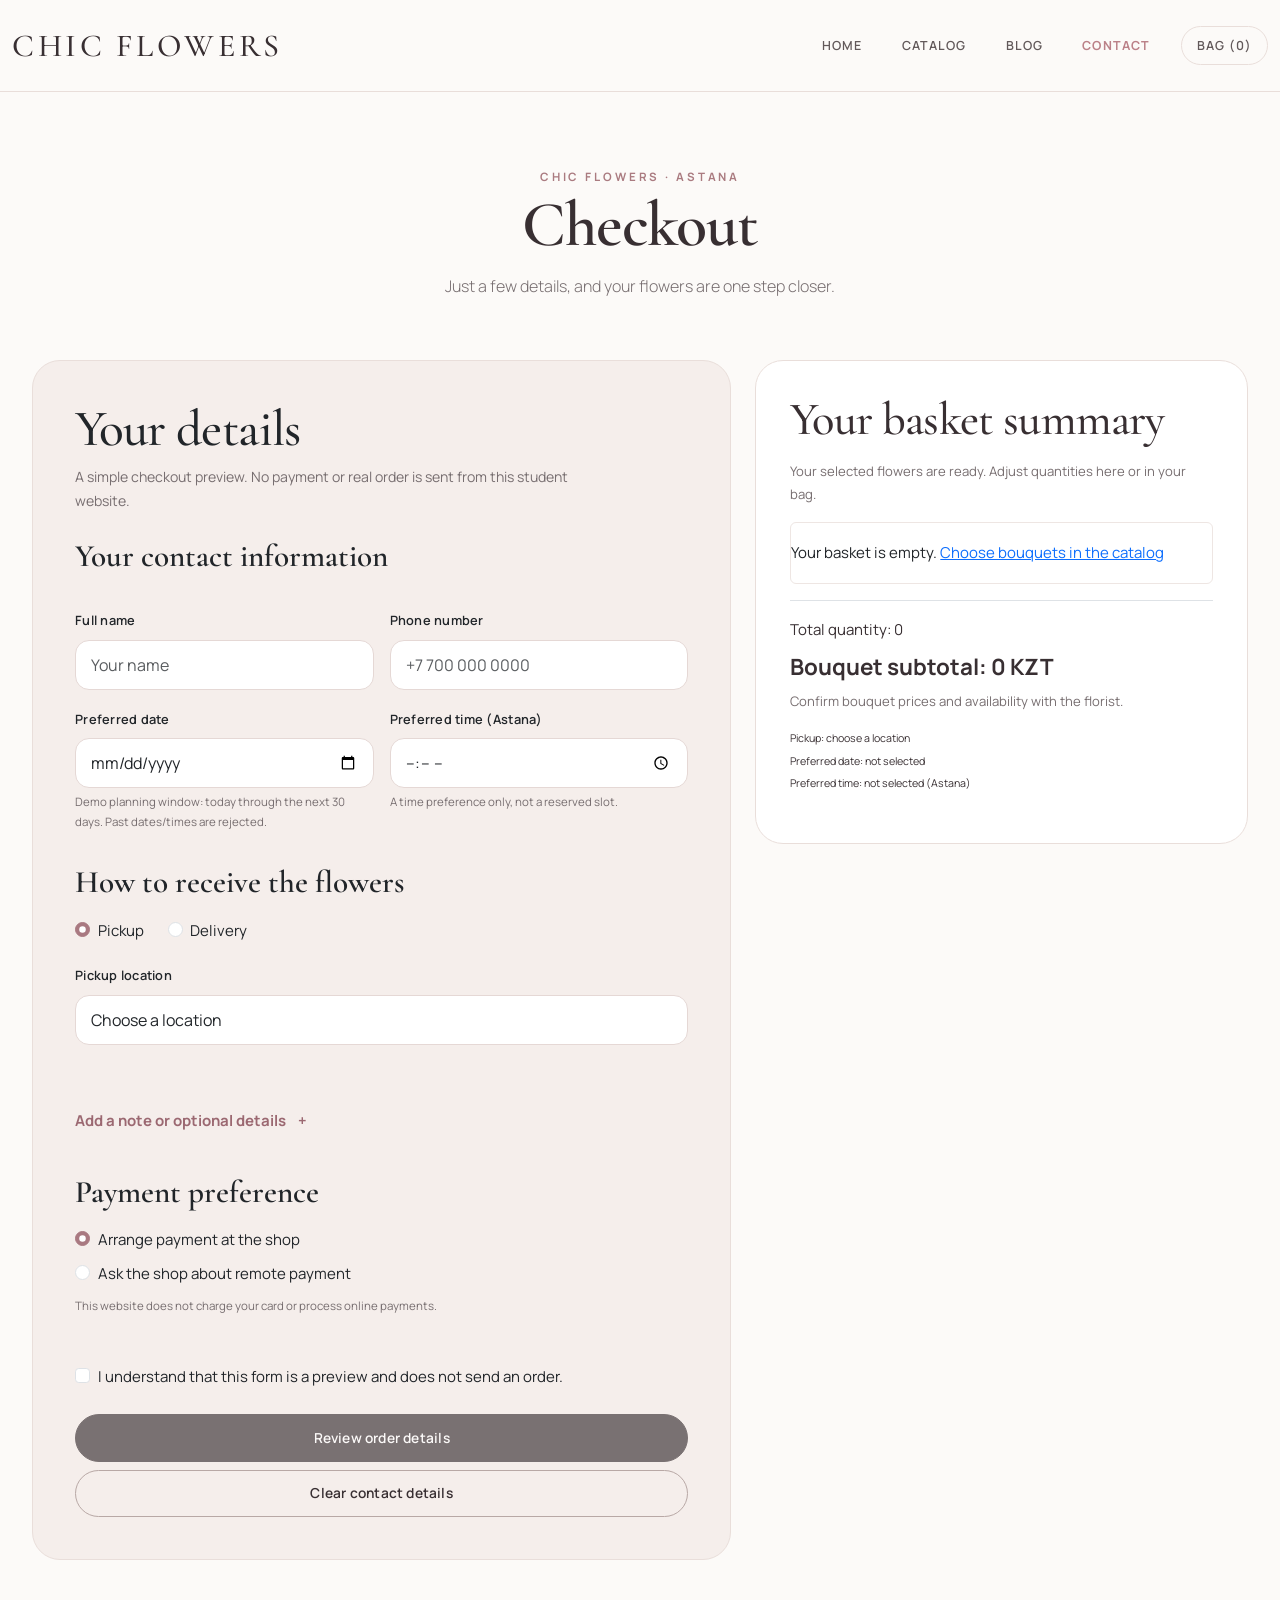
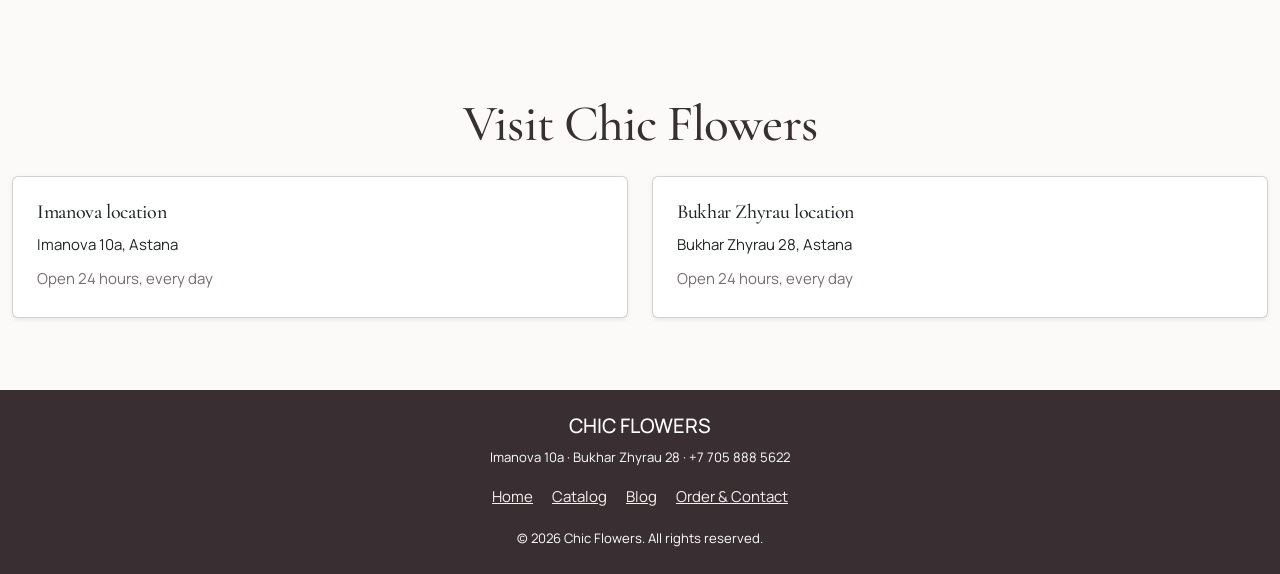
<file: order.html>
<!DOCTYPE html>
<!-- Authors: Alua Kurmanbay and Gauhar Mukhametbay -->
<html lang="en">
<head>
    <meta charset="UTF-8">
    <meta name="viewport" content="width=device-width, initial-scale=1.0">
    <meta name="description" content="Prepare a bouquet order and find Chic Flowers contact details and locations in Astana.">
    <meta name="author" content="Alua Kurmanbay, Gauhar Mukhametbay">
    <title>Chic Flowers | Order &amp; Contact</title>
    <!-- Bootstrap 5.3.3 handles responsive layout and the navigation toggler. -->
    <link rel="stylesheet" href="https://cdn.jsdelivr.net/npm/bootstrap@5.3.3/dist/css/bootstrap.min.css">
    <!-- The same visual style as index.html on every page. -->
    <link rel="stylesheet" href="css/alua.css">
    <link rel="stylesheet" href="css/gauhar.css">
    <!-- jQuery 3.7.1 full build: load before our scripts; full includes the required effects. -->
    <script src="https://code.jquery.com/jquery-3.7.1.min.js" integrity="sha256-/JqT3SQfawRcv/BIHPThkBvs0OEvtFFmqPF/lYI/Cxo=" crossorigin="anonymous" defer></script>
    <script src="js/data.js" defer></script>
    <script src="js/logic.js" defer></script>
    <script src="js/main.js" defer></script>
    <script src="js/order.js" defer></script>
</head>
<body>
<header>
<nav aria-label="Main navigation" class="navbar navbar-expand-md bg-white border-bottom shadow-sm">
<div class="container">
<a class="navbar-brand fw-semibold" href="index.html">CHIC FLOWERS</a>
<button aria-controls="mainNav" aria-expanded="false" aria-label="Toggle navigation" class="navbar-toggler" data-bs-target="#mainNav" data-bs-toggle="collapse" type="button">
<span class="navbar-toggler-icon"></span>
</button>
<div class="collapse navbar-collapse" id="mainNav">
<ul class="navbar-nav ms-auto align-items-md-center gap-md-2">
<li class="nav-item"><a class="nav-link" href="index.html">Home</a></li>
<li class="nav-item"><a class="nav-link" href="catalog.html">Catalog</a></li>
<li class="nav-item"><a class="nav-link" href="blog.html">Blog</a></li>
<li class="nav-item"><a aria-current="page" class="nav-link active" href="order.html">Order &amp; Contact</a></li>
</ul>
</div>
</div>
</nav>
</header>
<main>
    <section class="container py-5 text-center" id="order-intro">
        <p class="small text-uppercase text-secondary mb-2">CHIC FLOWERS · ASTANA</p>
        <h1 class="display-4 fw-semibold mb-3">Order &amp; Contact</h1>
        <p class="lead text-secondary mx-auto">Your favourite flowers are just a few details away.</p>
        <div class="d-flex flex-wrap justify-content-center gap-2 mt-4">
            <a class="btn btn-dark" href="catalog.html">Explore bouquets</a>
            <a class="btn btn-outline-dark" href="#order-form">Prepare an order</a>
        </div>
    </section>

    <section class="container pb-5" id="order-steps">
        <h2 class="h2 text-center mb-4">How to Order</h2>
        <div class="row row-cols-1 row-cols-md-3 g-4 text-center">
            <div class="col"><article class="card h-100 shadow-sm"><div class="card-body p-4">
                <p class="h4 mb-2">01</p><h3 class="h5">Choose flowers</h3>
                <p class="text-secondary mb-0">Select bouquets in the <a href="catalog.html">catalog</a>. You can compare them in the basket.</p>
            </div></article></div>
            <div class="col"><article class="card h-100 shadow-sm"><div class="card-body p-4">
                <p class="h4 mb-2">02</p><h3 class="h5">Prepare details</h3>
                <p class="text-secondary mb-0">Write the selected bouquet names and your delivery or pickup preferences below.</p>
            </div></article></div>
            <div class="col"><article class="card h-100 shadow-sm"><div class="card-body p-4">
                <p class="h4 mb-2">03</p><h3 class="h5">Contact the shop</h3>
                <p class="text-secondary mb-0">Contact Chic Flowers directly to confirm availability, final price and payment.</p>
            </div></article></div>
        </div>
    </section>

    <section class="container py-4" id="checkout">
        <div class="row g-4">
            <div class="col-12 col-lg-8">
                <div class="card shadow-sm h-100">
                    <div class="card-body p-4 p-md-5">
                        <h2 class="h2 mb-2" id="order-form-title">Order Details</h2>
                        <p class="text-secondary mb-4">Your catalog basket is a local selection. Copy the bouquet names into this form; selections are not transferred automatically without JavaScript.</p>
                        <!-- This is a front-end preview, not a sent order. No personal fields are submitted into a URL. -->
                        <form id="order-form" action="order.html#order-review" method="get" aria-labelledby="order-form-title">
                            <fieldset class="mb-4">
                                <legend class="h5 mb-3">Your contact information</legend>
                                <div class="row g-3">
                                    <div class="col-12 col-md-6">
                                        <label class="form-label" for="full-name">Full name</label>
                                        <input class="form-control" id="full-name" type="text" autocomplete="name" placeholder="Your name" required>
                                    </div>
                                    <div class="col-12 col-md-6">
                                        <label class="form-label" for="phone">Phone number</label>
                                        <input class="form-control" id="phone" type="tel" autocomplete="tel" placeholder="+7 700 000 0000" required>
                                    </div>
                                    <div class="col-12">
                                        <label class="form-label" for="email">Email (optional)</label>
                                        <input class="form-control" id="email" type="email" autocomplete="email" placeholder="you@example.com">
                                    </div>
                                </div>
                            </fieldset>
                            <fieldset class="mb-4">
                                <legend class="h5 mb-3">Your bouquet selection</legend>
                                <div class="row g-3">
                                    <div class="col-12">
                                        <label class="form-label" for="order-items">Selected bouquets and sizes</label>
                                        <textarea class="form-control" id="order-items" rows="3" placeholder="For example: Pink Symphony — 1; Pastel Harmony (S) — 1" required></textarea>
                                        <div class="form-text">See names, sizes and an estimated total in your <a href="catalog.html#basket">catalog basket</a>.</div>
                                    </div>
                                    <div class="col-12 col-md-6">
                                        <label class="form-label" for="quantity">Total number of arrangements</label>
                                        <input class="form-control" id="quantity" type="number" min="1" max="30" value="1" required>
                                    </div>
                                    <div class="col-12 col-md-6">
                                        <label class="form-label" for="order-date">Preferred date</label>
                                        <input class="form-control" id="order-date" type="date" required>
                                    </div>
                                    <div class="col-12">
                                        <label class="form-label" for="order-message">Card message or special requests (optional)</label>
                                        <textarea class="form-control" id="order-message" rows="3" placeholder="Favourite colours, occasion or a greeting card message"></textarea>
                                    </div>
                                </div>
                            </fieldset>
                            <fieldset class="mb-4">
                                <legend class="h5 mb-3">How to receive the flowers</legend>
                                <div class="d-flex flex-wrap gap-4 mb-3">
                                    <div class="form-check"><input class="form-check-input" type="radio" id="pickup" name="receive" value="pickup" required checked><label class="form-check-label" for="pickup">Pickup</label></div>
                                    <div class="form-check"><input class="form-check-input" type="radio" id="delivery" name="receive" value="delivery"><label class="form-check-label" for="delivery">Delivery</label></div>
                                </div>
                                <label class="form-label" for="delivery-address">Delivery address (if applicable)</label>
                                <input class="form-control" type="text" id="delivery-address" autocomplete="street-address" placeholder="City, street, building, apartment">
                                <p class="form-text mb-0">Delivery availability and cost are confirmed by the shop.</p>
                            </fieldset>
                            <fieldset class="mb-4">
                                <legend class="h5 mb-3">Payment preference</legend>
                                <div class="form-check mb-2"><input class="form-check-input" type="radio" name="payment" id="pay-store" checked><label class="form-check-label" for="pay-store">Arrange payment at the shop</label></div>
                                <div class="form-check"><input class="form-check-input" type="radio" name="payment" id="pay-direct"><label class="form-check-label" for="pay-direct">Ask the shop about remote payment</label></div>
                                <p class="form-text mt-2">This website does not charge your card or process online payments.</p>
                            </fieldset>
                            <div class="form-check mb-4">
                                <input class="form-check-input" type="checkbox" id="order-consent" required>
                                <label class="form-check-label" for="order-consent">I understand that this form is a preview and does not send an order.</label>
                            </div>
                            <div class="d-flex flex-wrap gap-2">
                                <button class="btn btn-dark btn-lg" id="order-preview" type="submit">Continue to next step</button>
                                <button class="btn btn-outline-secondary" id="order-reset" type="reset">Clear form</button>
                            </div>
                        </form>
                        <div class="mt-4" id="order-error" role="status" aria-live="polite"></div>
                        <div class="mt-3" id="order-confirmation" aria-live="polite"></div>
                    </div>
                </div>
            </div>
            <div class="col-12 col-lg-4">
                <aside class="brand-note bg-white p-4 shadow-sm h-100" id="order-summary">
                    <h2 class="h4 mb-3">Before you order</h2>
                    <p class="text-secondary">Basket prices are estimates. Chic Flowers confirms availability, wrapping and delivery costs directly.</p>
                    <a class="btn btn-outline-dark w-100 mb-3" href="catalog.html#basket">Back to basket</a>
                    <h3 class="h5">Open around the clock</h3>
                    <p class="mb-1">Imanova 10a</p><p>Bukhar Zhyrau 28</p>
                    <a class="btn btn-dark w-100 mb-2" href="tel:+77058885622">Call +7 705 888 5622</a>
                    <a class="btn btn-outline-dark w-100" href="https://www.instagram.com/chicflowers.kz/" target="_blank" rel="noopener noreferrer">Contact on Instagram</a>
                </aside>
            </div>
        </div>
    </section>

    <section class="container py-5" id="order-review">
        <div class="card border-0 shadow-sm">
            <div class="card-body p-4 p-md-5">
                <h2 class="h3 mb-3">Complete your order with the shop</h2>
                <p class="mb-3">Your details are <strong>not sent or stored</strong> by this website. To actually place an order, call the shop or contact Chic Flowers on Instagram and provide your bouquet names and pickup or delivery preferences. The florist will confirm the final price and how to pay.</p>
                <div class="d-flex flex-wrap gap-2">
                    <a class="btn btn-dark" id="contact-by-phone" href="tel:+77058885622">Call the shop</a>
                    <a class="btn btn-outline-dark" id="contact-by-instagram" href="https://www.instagram.com/chicflowers.kz/" target="_blank" rel="noopener noreferrer">Open Instagram</a>
                </div>
            </div>
        </div>
    </section>

    <section class="container py-5" id="contact">
        <h2 class="h2 text-center mb-4">Visit Chic Flowers</h2>
        <div class="row row-cols-1 row-cols-md-2 g-4">
            <div class="col"><article class="card shadow-sm h-100"><div class="card-body p-4"><h3 class="h5">Imanova location</h3><p class="mb-2">Imanova 10a, Astana</p><p class="text-secondary mb-0">Open 24 hours, every day</p></div></article></div>
            <div class="col"><article class="card shadow-sm h-100"><div class="card-body p-4"><h3 class="h5">Bukhar Zhyrau location</h3><p class="mb-2">Bukhar Zhyrau 28, Astana</p><p class="text-secondary mb-0">Open 24 hours, every day</p></div></article></div>
        </div>
    </section>
</main>
<footer class="text-white py-4 mt-4">
<div class="container text-center">
<p class="h5 mb-2">CHIC FLOWERS</p>
<p class="small mb-3">Imanova 10a · Bukhar Zhyrau 28 · +7 705 888 5622</p>
<!-- Colophon was removed from the main navigation and kept in the footer. -->
<nav aria-label="Footer navigation" class="mb-3">
<a class="mx-2" href="index.html">Home</a>
<a class="mx-2" href="catalog.html">Catalog</a>
<a class="mx-2" href="blog.html">Blog</a>
<a class="mx-2" href="order.html">Order &amp; Contact</a>
</nav>
<p class="small mb-0">© 2026 Chic Flowers. All rights reserved.</p>
</div>
</footer>
<script src="https://cdn.jsdelivr.net/npm/bootstrap@5.3.3/dist/js/bootstrap.bundle.min.js"></script>
</body>
</html>
</file>
<file: css/alua.css>
/* Alua Kurmanbay - small correction layer for Assignment 3.
   Bootstrap handles layout, spacing, buttons and responsive behaviour. */

:root {
    --chic-cream: #f8f5f0;
    --chic-dark: #2f332b;
    --chic-green: #727766;
    --chic-border: #d8cfc3;
}

body {
    background-color: var(--chic-cream);
    color: var(--chic-dark);
    font-family: Arial, Helvetica, sans-serif;
}

h1, h2, h3, .navbar-brand {
    font-family: Georgia, "Times New Roman", serif;
}

.navbar-brand {
    letter-spacing: 0.08em;
}

.hero-photo {
    max-height: 620px;
    object-fit: cover;
}

.product-card img {
    height: 360px;
    object-fit: cover;
}

.section-title {
    color: var(--chic-dark);
}

.brand-note {
    border-left: 4px solid var(--chic-green);
}

footer {
    background-color: var(--chic-dark);
}

footer a {
    color: white;
}

footer a:hover {
    color: var(--chic-border);
}

@media (max-width: 575.98px) {
    .product-card img {
        height: 300px;
    }
}


/* State classes are prepared now so future JavaScript only switches classes. */
.hidden {
    display: none;
}

.active {
    border-color: var(--chic-dark);
}

.selected {
    outline: 3px solid var(--chic-green);
    outline-offset: 2px;
}

.state-message {
    max-width: 720px;
    margin: 1rem auto 0;
    padding: 0.75rem 1rem;
    border-radius: 0.375rem;
}

.error {
    border: 1px solid #842029;
    background-color: #f8d7da;
    color: #842029;
}

.success {
    border: 1px solid #0f5132;
    background-color: #d1e7dd;
    color: #0f5132;
}

/* The selection is native HTML. CSS :has() shows chosen items in the basket. */
.basket-entry { display: none; }
#basket-items { counter-reset: basket-total 0; }
#basket-total::after { content: counter(basket-total) " ₸"; font-weight: 700; }
body:has(.product-pick:checked) #basket-empty { display: none; }
.basket-entry .btn-link { white-space: nowrap; }
.basket-entry { align-items: center; justify-content: space-between; gap: 0.75rem; }
body:has(#pick-premium-hydrangea-cloud:checked) #basket-pick-premium-hydrangea-cloud { display: flex; counter-increment: basket-total 35000; }
body:has(#pick-premium-velvet-whisper:checked) #basket-pick-premium-velvet-whisper { display: flex; counter-increment: basket-total 40000; }
body:has(#pick-premium-the-signature:checked) #basket-pick-premium-the-signature { display: flex; counter-increment: basket-total 55000; }
body:has(#pick-premium-pink-symphony:checked) #basket-pick-premium-pink-symphony { display: flex; counter-increment: basket-total 64000; }
body:has(#pick-premium-blush-paradise:checked) #basket-pick-premium-blush-paradise { display: flex; counter-increment: basket-total 68000; }
body:has(#pick-premium-pastel-dreams:checked) #basket-pick-premium-pastel-dreams { display: flex; counter-increment: basket-total 74000; }
body:has(#pick-premium-sweet-elegance:checked) #basket-pick-premium-sweet-elegance { display: flex; counter-increment: basket-total 85000; }
body:has(#pick-premium-royal-garden:checked) #basket-pick-premium-royal-garden { display: flex; counter-increment: basket-total 170000; }
body:has(#pick-premium-lavender-bliss:checked) #basket-pick-premium-lavender-bliss { display: flex; counter-increment: basket-total 74000; }
body:has(#pick-premium-pink-blossom:checked) #basket-pick-premium-pink-blossom { display: flex; counter-increment: basket-total 150000; }
body:has(#pick-premium-rose-romance:checked) #basket-pick-premium-rose-romance { display: flex; counter-increment: basket-total 62000; }
body:has(#pick-premium-pastel-heaven:checked) #basket-pick-premium-pastel-heaven { display: flex; counter-increment: basket-total 150000; }
body:has(#pick-premium-sweet-harmony:checked) #basket-pick-premium-sweet-harmony { display: flex; counter-increment: basket-total 82000; }
body:has(#pick-mono-rose-elegance:checked) #basket-pick-mono-rose-elegance { display: flex; counter-increment: basket-total 69500; }
body:has(#pick-mono-momoko-dream:checked) #basket-pick-mono-momoko-dream { display: flex; counter-increment: basket-total 63500; }
body:has(#pick-mono-peony-roses-cloud:checked) #basket-pick-mono-peony-roses-cloud { display: flex; counter-increment: basket-total 105000; }
body:has(#pick-mono-pink-blossom-basket-s:checked) #basket-pick-mono-pink-blossom-basket-s { display: flex; counter-increment: basket-total 14500; }
body:has(#pick-mono-pink-blossom-basket-m:checked) #basket-pick-mono-pink-blossom-basket-m { display: flex; counter-increment: basket-total 20500; }
body:has(#pick-mono-golden-serenity:checked) #basket-pick-mono-golden-serenity { display: flex; counter-increment: basket-total 28000; }
body:has(#pick-mono-rose-amour:checked) #basket-pick-mono-rose-amour { display: flex; counter-increment: basket-total 28500; }
body:has(#pick-mono-pink-royalty:checked) #basket-pick-mono-pink-royalty { display: flex; counter-increment: basket-total 175000; }
body:has(#pick-mono-ivory-grace:checked) #basket-pick-mono-ivory-grace { display: flex; counter-increment: basket-total 37500; }
body:has(#pick-mono-lavender-romance:checked) #basket-pick-mono-lavender-romance { display: flex; counter-increment: basket-total 35000; }
body:has(#pick-mono-blushing-beauty:checked) #basket-pick-mono-blushing-beauty { display: flex; counter-increment: basket-total 35000; }
body:has(#pick-mono-peach-perfection:checked) #basket-pick-mono-peach-perfection { display: flex; counter-increment: basket-total 34000; }
body:has(#pick-mono-vanilla-dream:checked) #basket-pick-mono-vanilla-dream { display: flex; counter-increment: basket-total 29000; }
body:has(#pick-mono-pure-elegance:checked) #basket-pick-mono-pure-elegance { display: flex; counter-increment: basket-total 26900; }
body:has(#pick-boxes-velvet-mix:checked) #basket-pick-boxes-velvet-mix { display: flex; counter-increment: basket-total 25500; }
body:has(#pick-boxes-blush-box:checked) #basket-pick-boxes-blush-box { display: flex; counter-increment: basket-total 25000; }
body:has(#pick-boxes-royal-bloom:checked) #basket-pick-boxes-royal-bloom { display: flex; counter-increment: basket-total 48500; }
body:has(#pick-boxes-pastel-harmony-s:checked) #basket-pick-boxes-pastel-harmony-s { display: flex; counter-increment: basket-total 19000; }
body:has(#pick-boxes-pastel-harmony-l:checked) #basket-pick-boxes-pastel-harmony-l { display: flex; counter-increment: basket-total 25500; }
body:has(#pick-boxes-rosy-symphony:checked) #basket-pick-boxes-rosy-symphony { display: flex; counter-increment: basket-total 110000; }
body:has(#pick-boxes-pink-celebration:checked) #basket-pick-boxes-pink-celebration { display: flex; counter-increment: basket-total 115000; }
body:has(#pick-boxes-spring-delight:checked) #basket-pick-boxes-spring-delight { display: flex; counter-increment: basket-total 15500; }
body:has(#pick-boxes-enchanted-garden:checked) #basket-pick-boxes-enchanted-garden { display: flex; counter-increment: basket-total 27000; }
body:has(#pick-boxes-blush-affection:checked) #basket-pick-boxes-blush-affection { display: flex; counter-increment: basket-total 18900; }
body:has(#pick-boxes-grand-romance:checked) #basket-pick-boxes-grand-romance { display: flex; counter-increment: basket-total 118000; }
body:has(#pick-boxes-blue-serenity:checked) #basket-pick-boxes-blue-serenity { display: flex; counter-increment: basket-total 39900; }
body:has(#pick-boxes-blushing-clouds:checked) #basket-pick-boxes-blushing-clouds { display: flex; counter-increment: basket-total 22900; }
body:has(#pick-boxes-royal-bloom-alt:checked) #basket-pick-boxes-royal-bloom-alt { display: flex; counter-increment: basket-total 180000; }
.navbar .nav-link.active {
    font-weight: 700;
}
</file>
<file: css/gauhar.css>
/* Gauhar pages use the shared Alua colour palette and Bootstrap layout. */
/* Limit journal images to a consistent card height. */
.journal-card img {
    height: 300px;
    object-fit: cover;
}

/* Keep long form labels and content comfortably readable. */
#order-form fieldset {
    min-width: 0;
}

/* Small correction; Bootstrap controls the layout and spacing. */
#order-review:target .card {
    box-shadow: 0 0 0 2px var(--chic-green);
}
.journal-hero {
    width: 100%;
    height: 300px;
    object-fit: contain;
    object-position: center;
    background-color: #f8f5f0;
}

/* Improve readability of full journal articles */
.journal-article {
    font-size: 1rem;
    line-height: 1.7;
}

.journal-article h2 {
    font-size: clamp(1.6rem, 2.5vw, 2rem);
    line-height: 1.25;
}

.journal-article h3 {
    margin-top: 1.5rem;
}

.journal-article p,
.journal-article li {
    line-height: 1.7;
}
/* Editorial banner for full journal articles */
.journal-banner {
    width: 100%;
    overflow: hidden;
}

.journal-banner-img {
    display: block;
    width: 100%;
    height: 360px;
    object-fit: cover;
    object-position: center;
}

@media (max-width: 767px) {
    .journal-banner-img {
        height: 220px;
    }
}
/* Soft editorial style for journal articles */
.journal-content {
    background-color: #ffffff;
    border: 1px solid #ead9dc;
    border-radius: 14px;
}

.journal-content h2 {
    font-family: Georgia, "Times New Roman", serif;
    font-size: 2rem;
    font-weight: 400;
    line-height: 1.3;
    color: #2f332b;
}

.journal-content h3 {
    font-family: Georgia, "Times New Roman", serif;
    font-size: 1.35rem;
    font-weight: 400;
    line-height: 1.4;
    color: #765b62;
}

.journal-content p,
.journal-content li {
    font-family: Arial, Helvetica, sans-serif;
    font-size: 1rem;
    line-height: 1.7;
}
/* Comfortable spacing */
.journal-content li {
    margin-bottom: 6px;
}
/* Highlight the advice in the article */
.journal-tip {
    background-color: #f4e6e8;
    border-left: 4px solid #c48f9a;
    border-radius: 8px;
    padding: 18px 22px;
}

.journal-tip h3 {
    color: #634951;
}
/* Place article action buttons side by side */
.journal-article .journal-content > p.pt-3 {
    display: inline-block;
    margin-right: 10px;
    vertical-align: middle;
}

.journal-article .journal-content > p.pt-3 + button {
    display: inline-block;
    vertical-align: middle;
}

@media (max-width: 480px) {
    .journal-article .journal-content > p.pt-3 {
        margin-bottom: 10px !important;
    }
}

#blog-posts #article-empty {
    display: block;
    width: 100%;
    max-width: none;
    margin: 0;
    padding: 8px 12px;
    background-color: #ffffff;
    border: 1px solid #dee2e6;
    border-radius: 6px;
    color: #727766;
    text-align: left;
}
</file>
